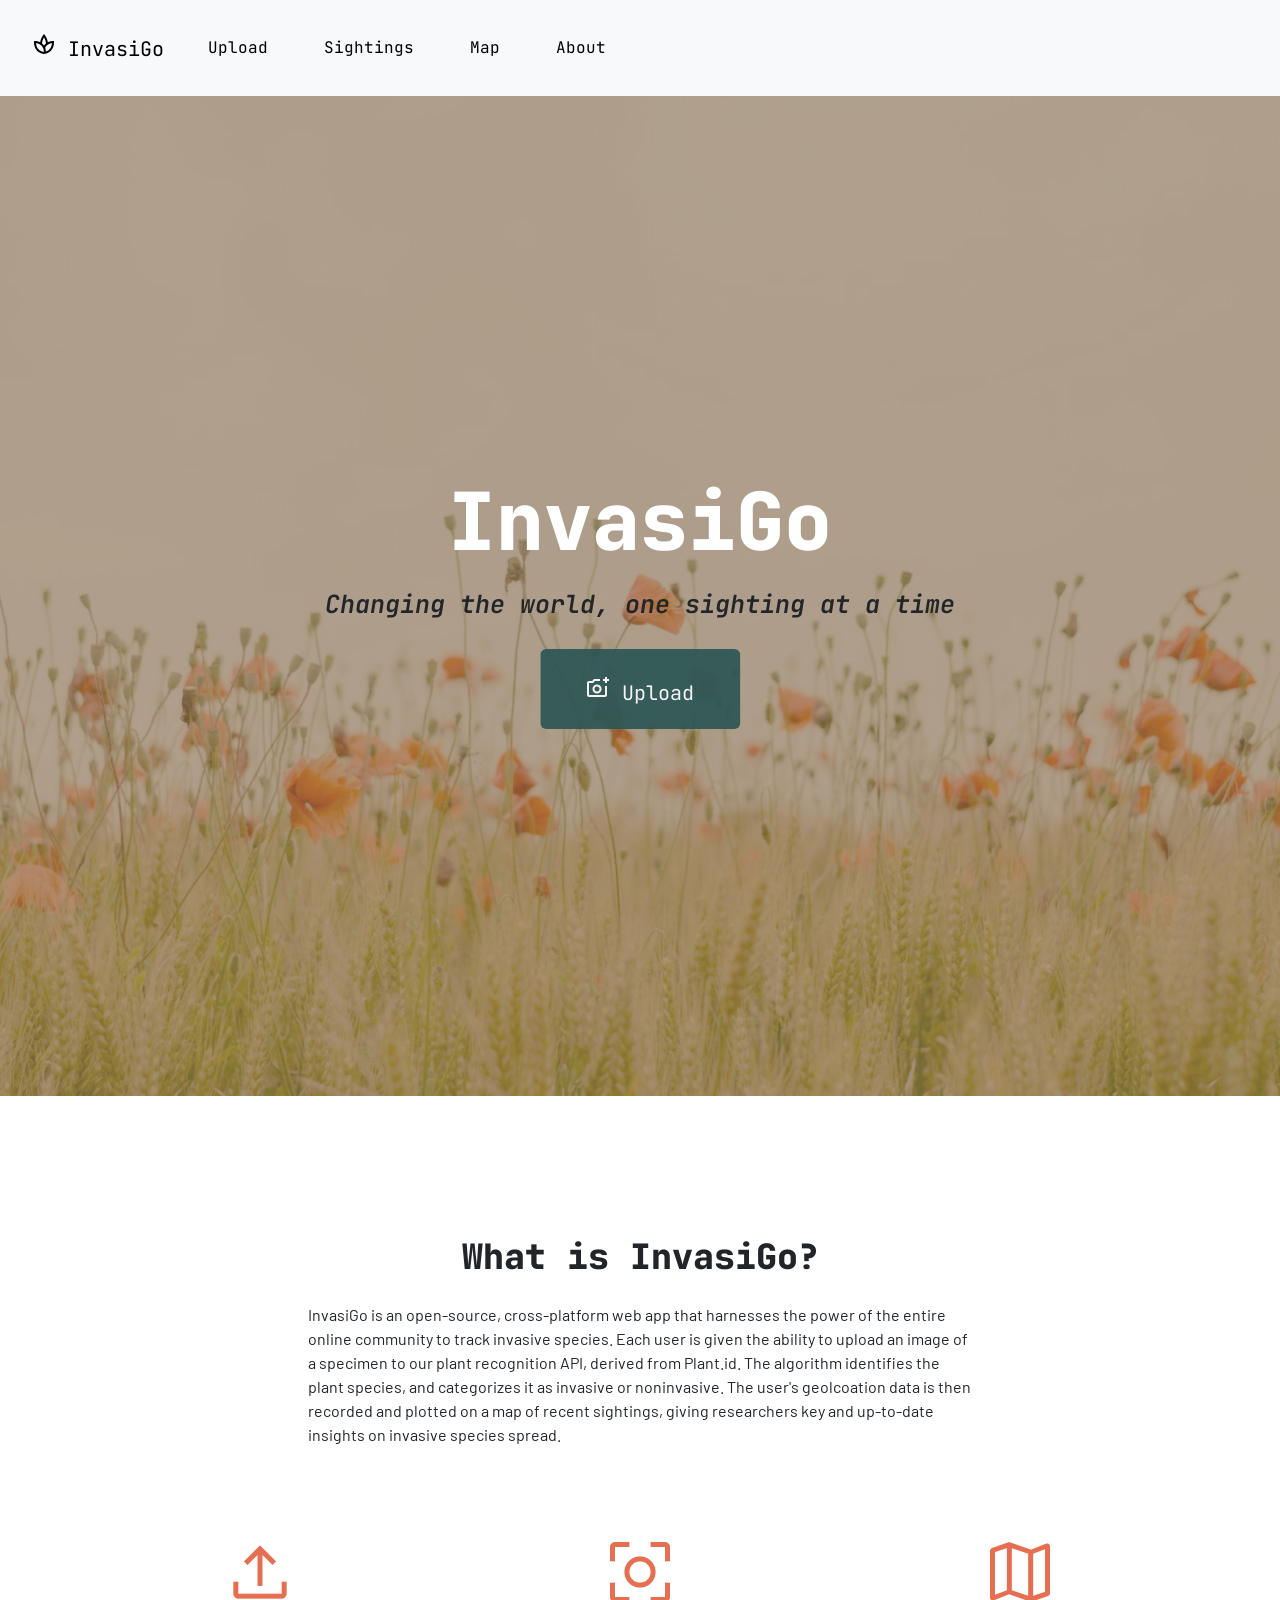
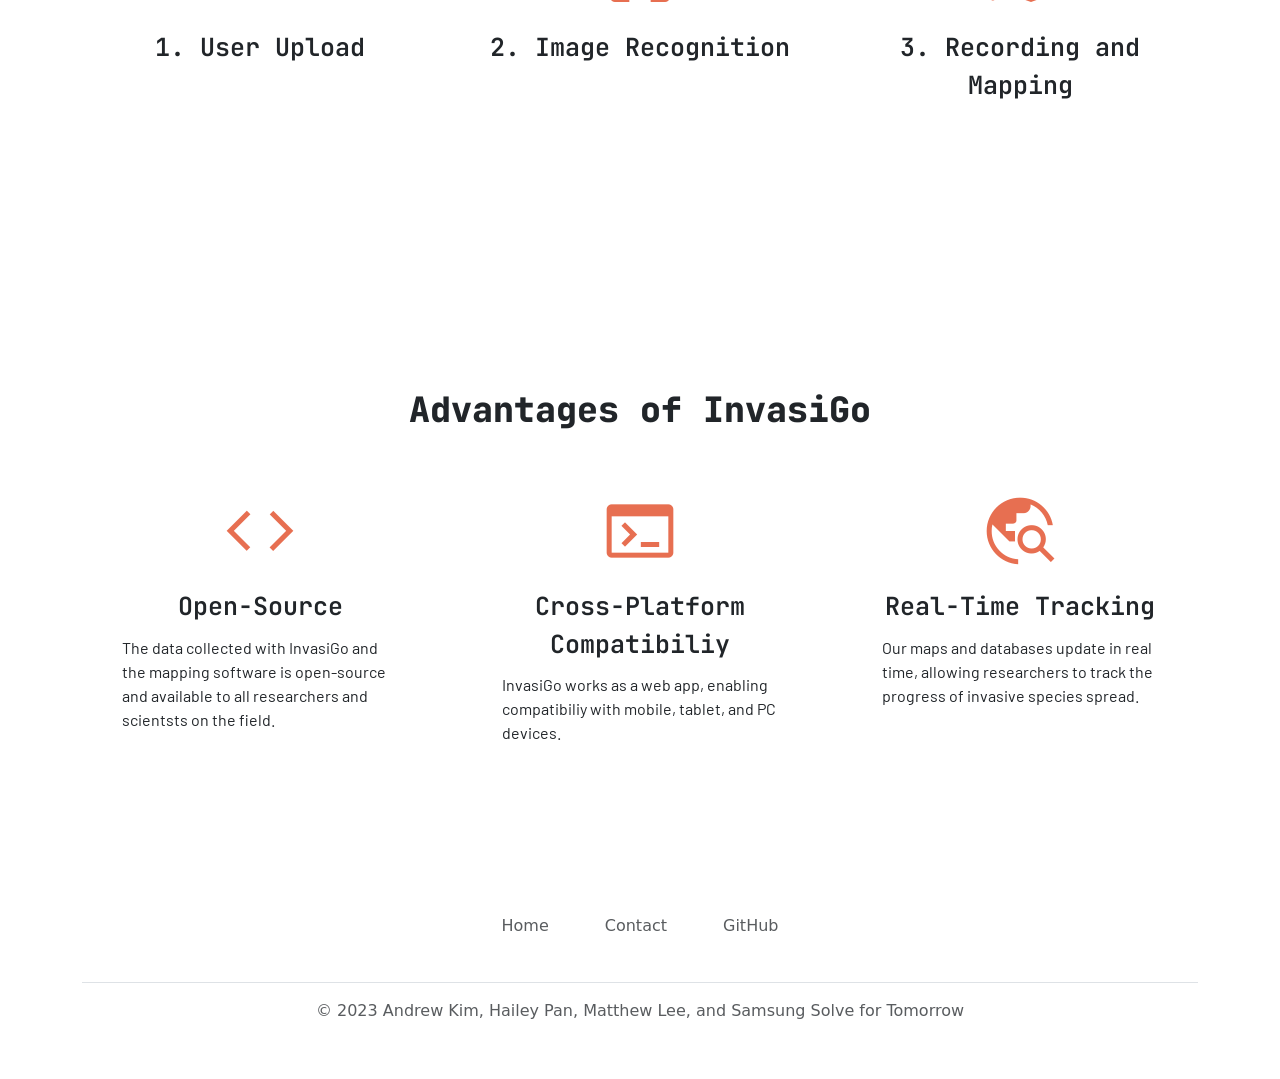
<file: SFT-2023/public/index.html>
<!DOCTYPE html>
<html lang="en">
<head>
    <meta charset="UTF-8">
    <meta http-equiv="X-UA-Compatible" content="IE=edge">
    <meta name="viewport" content="width=device-width, initial-scale=1.0">
    <title>InvasiGo</title>
    <link rel="icon" type="image/x-icon" href="assets/leaf.png">

    <!-- Styling -->
    <link rel="stylesheet" href="css/style.css">
    <link rel="stylesheet" href="css/index.css">
    <link href="https://cdn.jsdelivr.net/npm/bootstrap@5.2.0-beta1/dist/css/bootstrap.min.css" rel="stylesheet" integrity="sha384-0evHe/X+R7YkIZDRvuzKMRqM+OrBnVFBL6DOitfPri4tjfHxaWutUpFmBp4vmVor" crossorigin="anonymous">

    <!-- Fonts -->
    <link rel="preconnect" href="https://fonts.googleapis.com">
    <link rel="preconnect" href="https://fonts.gstatic.com" crossorigin>
    <link href="https://fonts.googleapis.com/css2?family=JetBrains+Mono&display=swap" rel="stylesheet">
    <link href="https://fonts.googleapis.com/css2?family=Barlow&display=swap" rel="stylesheet">

    <!-- Icons -->
    <link rel="stylesheet" href="https://fonts.googleapis.com/css2?family=Material+Symbols+Outlined:opsz,wght,FILL,GRAD@20..48,100..700,0..1,-50..200" />
</head>

<body>
    <!-- Navigation bar -->
    <nav class="navbar navbar-expand-lg bg-light">
        <div class="container-fluid">
            <a class="navbar-brand" href="index.html">
                <span class="material-symbols-outlined" id="icon">spa</span>
                InvasiGo
            </a>
            <button class="navbar-toggler" type="button" data-bs-toggle="collapse" data-bs-target="#navbarSupportedContent" aria-controls="navbarSupportedContent" aria-expanded="false" aria-label="Toggle navigation">
                <span class="navbar-toggler-icon"></span>
            </button>
            <div class="collapse navbar-collapse" id="navbarSupportedContent">
                <ul class="navbar-nav me-auto mb-2 mb-lg-0">
                    <li class="nav-item"><a class="nav-link active" aria-current="page" href="upload.html">Upload</a></li>
                    <li class="nav-item"><a class="nav-link active" aria-current="page" href="sightings.html">Sightings</a></li>
                    <li class="nav-item"><a class="nav-link active" aria-current="page" href="map.html">Map</a></li>
                    <li class="nav-item"><a class="nav-link active" aria-current="page" href="about.html">About</a></li>
            </div>
        </div>
    </nav>

    <!-- Intro section -->
    <div class="container" id="intro-section">
        <div class="row" id="intro-row">
            <div class="col-xs-12 col-sm-6 col-md-8" id="intro-titlebox">
                <h1 class="intro-box" id="page-title">InvasiGo</h1>
                <h5 class="intro-box" id="page-subtitle"><em>Changing the world, one sighting at a time</em></h5>
                <button type="button" class="btn intro-box" id="intro-upload">
                    <a href="upload.html" class="nav-link">
                        <span class="material-symbols-outlined">add_a_photo</span>
                        <span class="">Upload</span>
                    </a>
                </button>
            </div>
        </div>
    </div>

    <!-- Main content -->
    <div class="container section-body" id="what-is">
        <h1 class="section-title">What is InvasiGo?</h1>
        <div class="section-text col-xs-12 col-sm-6 col-md-8">
            InvasiGo is an open-source, cross-platform web app that harnesses the power of the entire online community to track invasive species. Each user is given the ability to upload an image of a specimen to our plant recognition API, derived from Plant.id. The algorithm identifies the plant species, and categorizes it as invasive or noninvasive. The user's geolcoation data is then recorded and plotted on a map of recent sightings, giving researchers key and up-to-date insights on invasive species spread. 
        </div>
    </div>

    <div class="container section-body" id="steps">
        <div class="row" id="intro-row">
            <div class="col-xs-12 col-sm-12 col-md-4">
                <span class="col-12 big-icon material-symbols-outlined">upload</span>
                <div class="section-subtitle">1. User Upload</div>
            </div>
            <div class="col-xs-12 col-sm-12 col-md-4">
                <span class="col-12 big-icon material-symbols-outlined">center_focus_strong</span>
                <div class="section-subtitle">2. Image Recognition</div>
            </div>
            <div class="col-xs-12 col-sm-12 col-md-4">
                <span class="col-12 big-icon material-symbols-outlined">map</span>
                <div class="section-subtitle">3. Recording and Mapping</div>
            </div>
        </div>
    </div>

    <div class="container section-body" id="components">
        <h1 class="section-title">Advantages of InvasiGo</h1>
        <div class="row" id="intro-row">
            <div class="col-xs-12 col-sm-12 col-md-4">
                <span class="col-12 big-icon material-symbols-outlined">code</span>
                <div class="section-subtitle">Open-Source</div>
                <div class="section-text">The data collected with InvasiGo and the mapping software is open-source and available to all researchers and scientsts on the field.</div>
            </div>
            <div class="col-xs-12 col-sm-12 col-md-4">
                <span class="col-12 big-icon material-symbols-outlined">terminal</span>
                <div class="section-subtitle">Cross-Platform Compatibiliy</div>
                <div class="section-text">InvasiGo works as a web app, enabling compatibiliy with mobile, tablet, and PC devices. </div>
            </div>
            <div class="col-xs-12 col-sm-12 col-md-4">
                <span class="col-12 big-icon material-symbols-outlined">travel_explore</span>
                <div class="section-subtitle">Real-Time Tracking</div>
                <div class="section-text">Our maps and databases update in real time, allowing researchers to track the progress of invasive species spread.</div>
            </div>
        </div>
    </div>

    <!-- Footer -->
    <div class="container" id="footer">
        <footer class="py-3 my-4" id="footer-sub">
        <ul class="nav justify-content-center border-bottom pb-3 mb-3">
            <li class="nav-item"><a href="#" class="nav-link px-2 text-muted">Home</a></li>
            <li class="nav-tiem"><a href="#" class="nav-link px-2 text-muted">Contact</a></li>
            <li class="nav-item"><a href="https://github.com/i30101/SFT-2023.git" class="nav-link px-2 text-muted">GitHub</a></li>
        </ul>
        <p class="text-center text-muted" id="copyright">© 2023 Andrew Kim, Hailey Pan, Matthew Lee, and Samsung Solve for Tomorrow</p>
        </footer>
    </div>

    <script src="https://ajax.googleapis.com/ajax/libs/jquery/3.6.0/jquery.min.js"></script>
    <script src="https://cdn.jsdelivr.net/npm/bootstrap@5.2.0-beta1/dist/js/bootstrap.bundle.min.js" integrity="sha384-pprn3073KE6tl6bjs2QrFaJGz5/SUsLqktiwsUTF55Jfv3qYSDhgCecCxMW52nD2" crossorigin="anonymous"></script>
</body>
</html>
</file>
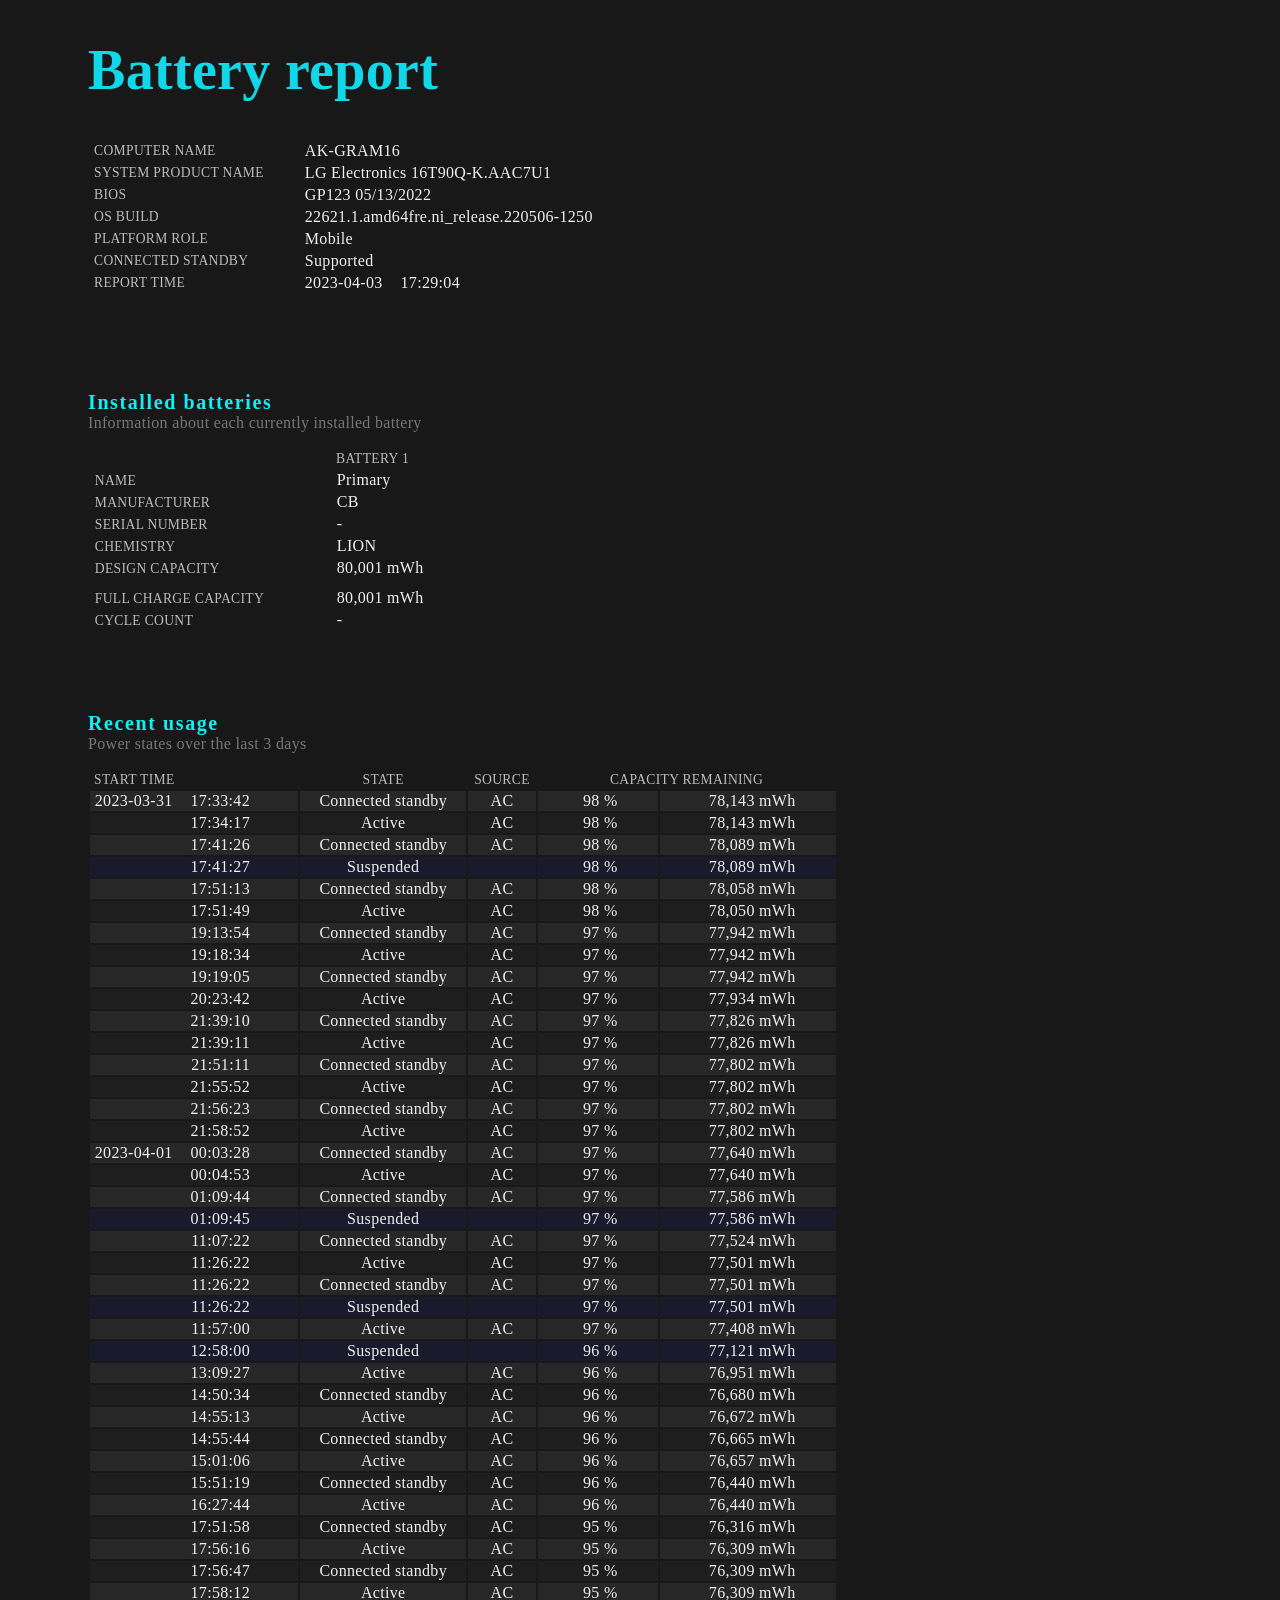
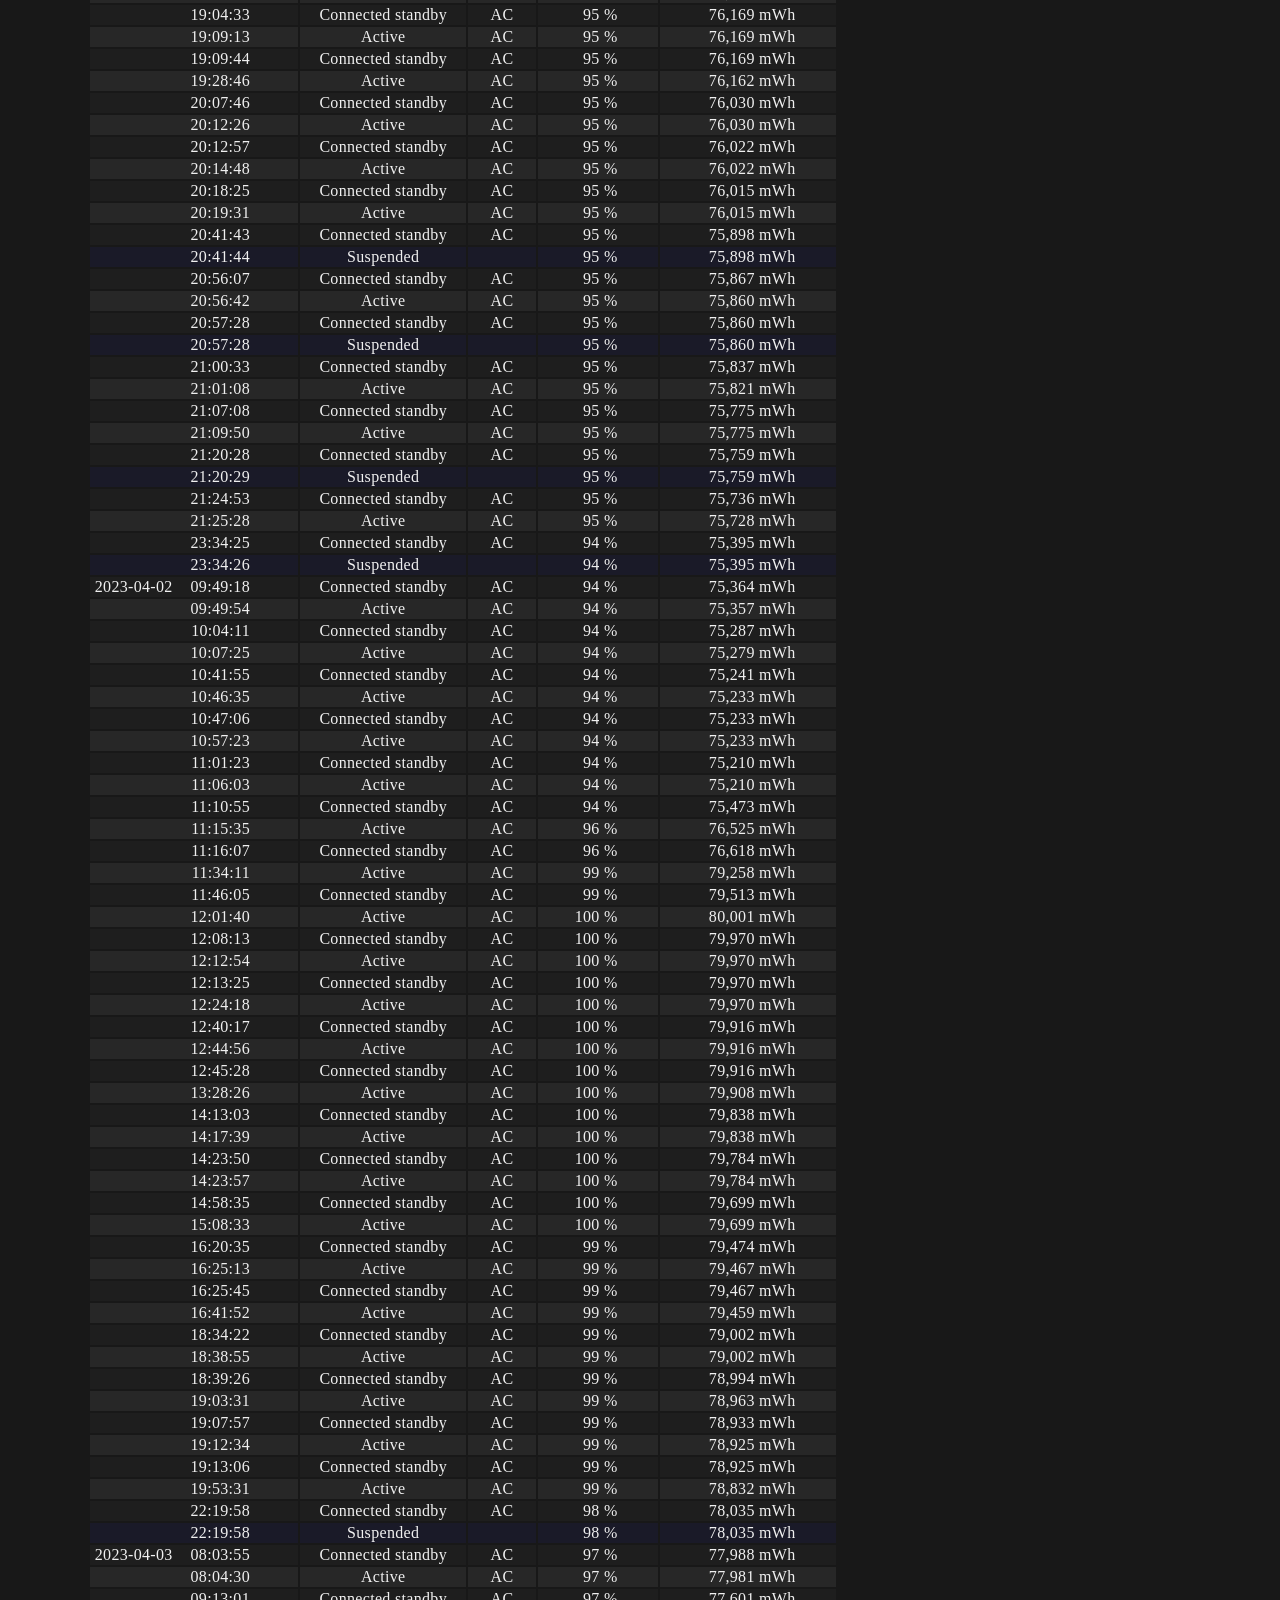
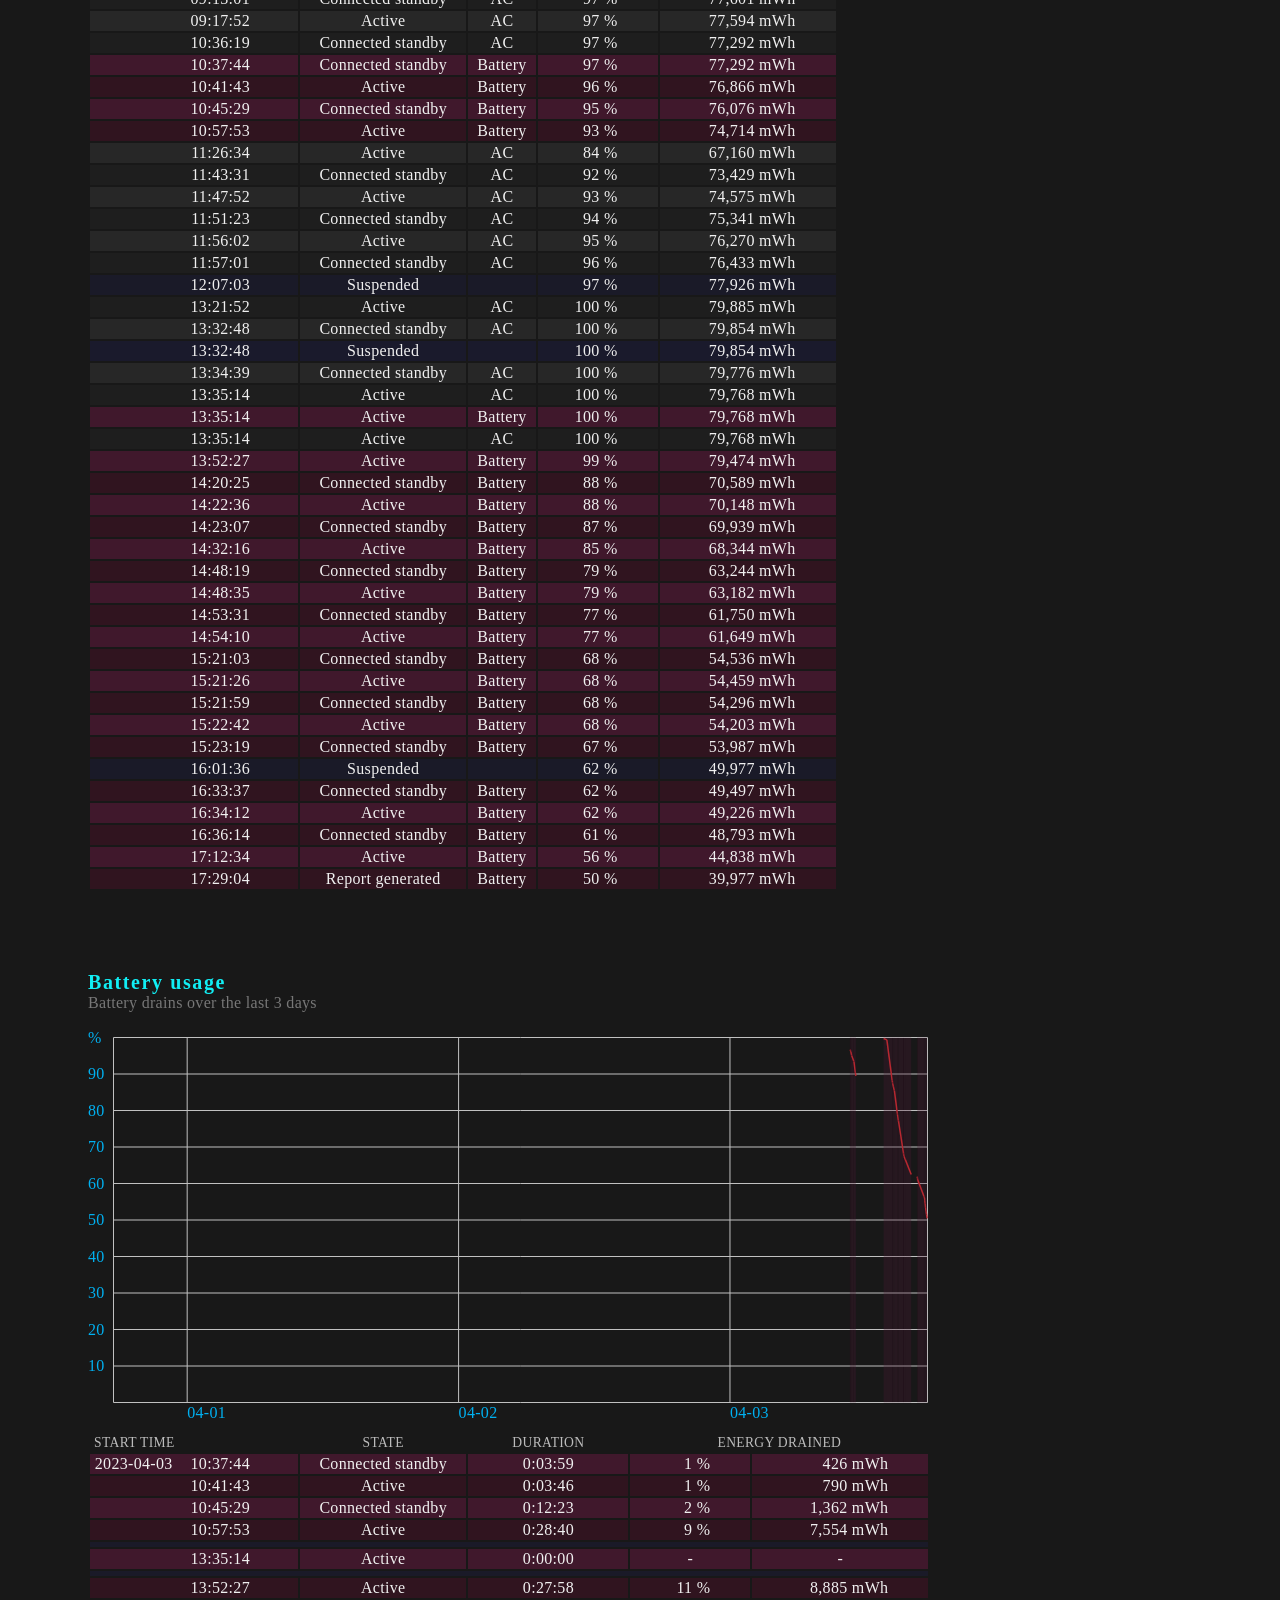
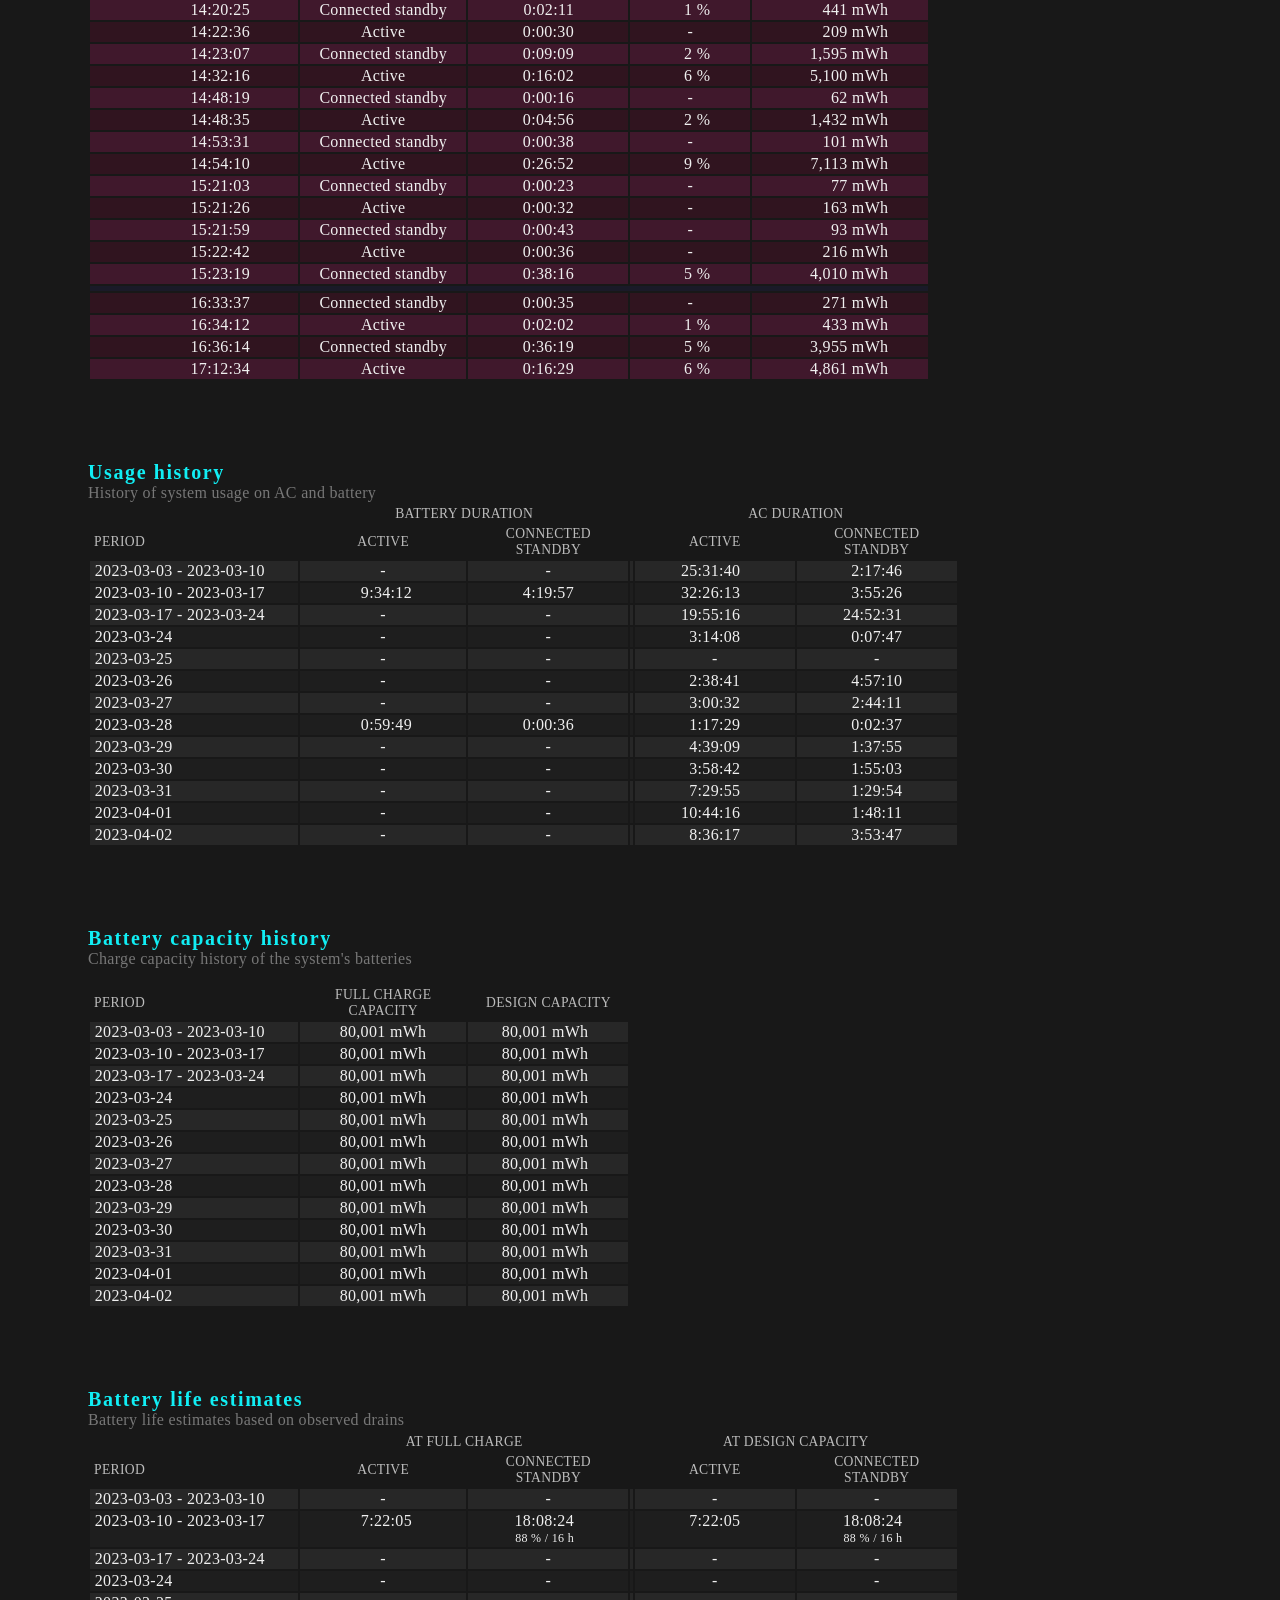
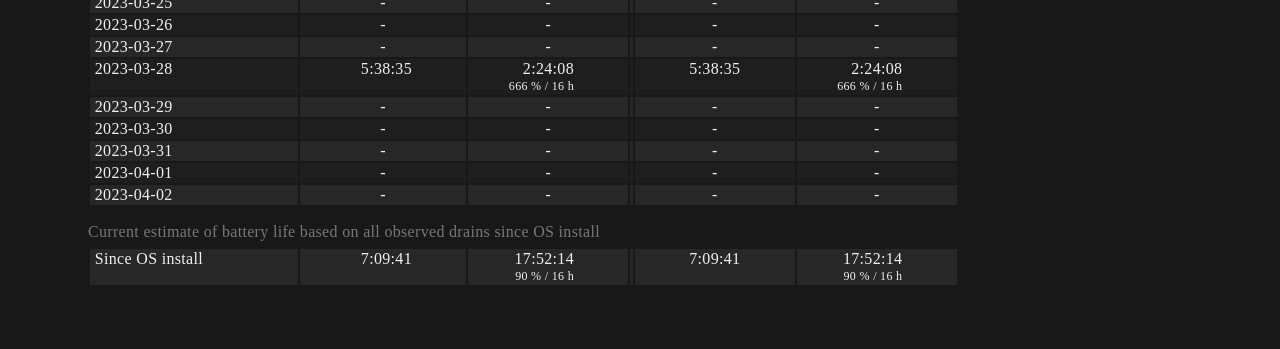
<file: SFT-2023/battery-report.html>
﻿<!DOCTYPE html>
<!-- saved from url=(0016)http://localhost -->
<html xmlns="http://www.w3.org/1999/xhtml" xmlns:ms="urn:schemas-microsoft-com:xslt" xmlns:bat="http://schemas.microsoft.com/battery/2012" xmlns:js="http://microsoft.com/kernel"><head><meta http-equiv="X-UA-Compatible" content="IE=edge"/><meta name="ReportUtcOffset" content="-4:00"/><title>Battery report</title><style type="text/css">
      body {
          font-family: Segoe UI Light;
          letter-spacing: 0.02em;
          background-color: #181818;
          color: #F0F0F0;
          margin-left: 5.5em;
      }

      h1 {
          color: #11D8E8;
          font-size: 42pt;
      }

      h2 {
          font-size: 15pt;
          color: #11EEF4;
          margin-top: 4em;
          margin-bottom: 0em;
          letter-spacing: 0.08em;
      }

      td {
          padding-left: 0.3em;
          padding-right: 0.3em;
      }

      .nobatts {
          font-family: Segoe UI Semibold;
          background: #272727;
          color: #ACAC60;
          font-size: 13pt;
          padding-left:0.4em;
          padding-right:0.4em;
          padding-top:0.3em;
          padding-bottom:0.3em;
      }

      .explanation {
          color: #777777;
          font-size: 12pt;
          margin-bottom: 1em;
      }

      .explanation2 {
          color: #777777;
          font-size: 12pt;
          margin-bottom: 0.1em;
      }

      table {
          border-width: 0;
          table-layout: fixed;
          font-family: Segoe UI Light;
          letter-spacing: 0.02em;
          background-color: #181818;
          color: #f0f0f0;
      }

      .even { background: #272727; }
      .odd { background: #1E1E1E; }
      .even.suspend { background: #1A1A28; }
      .odd.suspend { background: #1A1A2C; }

      thead {
          font-family: Segoe UI Semibold;
          font-size: 85%;
          color: #BCBCBC;
      }

      text {
          font-size: 12pt;
          font-family: Segoe UI Light;
          fill: #11EEF4;
      }

      .centered { text-align: center; }

      .label {
          font-family: Segoe UI Semibold;
          font-size: 85%;
          color: #BCBCBC;
      }

      .dc.even { background: #40182C; }
      .dc.odd { background: #30141F; }

      td.colBreak {
          padding: 0;
          width: 0.15em;
      }

      td.state { text-align: center; }

      td.hms {
          font-family: Segoe UI Symbol;
          text-align: right;
          padding-right: 3.4em;
      }

      td.dateTime { font-family: Segoe UI Symbol; }
      td.nullValue { text-align: center; }

      td.percent {
          font-family: Segoe UI Symbol;
          text-align: right;
          padding-right: 2.5em;
      }

      col:first-child { width: 13em; }
      col.col2 { width: 10.4em; }
      col.percent { width: 7.5em; }

      td.mw {
          text-align: right;
          padding-right: 2.5em;
      }

      td.acdc { text-align: center; }

      span.date {
          display: inline-block;
          width: 5.5em;
      }

      span.time {
          text-align: right;
          width: 4.2em;
          display: inline-block;
      }

      text { font-family: Segoe UI Symbol; }

      .noncontigbreak {
          height: 0.3em;
          background-color: #1A1A28;
      }
    </style><script type="text/javascript">
    // Formats a number using the current locale (to handle the 1000's separator).
    // The result is rounded so no decimal point is shown.
    function numberToLocaleString(value) {
        var localeString = Math.round(parseFloat(value + '')).toLocaleString();
        return localeString.substring(0, localeString.indexOf('.'));
    }

    function padLeft(number, length) {
        var str = '' + number;
        while (str.length < length) {
            str = '0' + str;
        }

        return str;
    }

    // Returns the number of milliseconds between 2 date-times represented as strings.
    function msBetween(startTime, endTime) {
        return startTime > endTime
               ? msBetween(endTime, startTime)
               : parseDateTime(endTime) - parseDateTime(startTime);
    }

    var dateFormat = /(\d{4})-(\d{2})-(\d{2})[T](\d{2}):(\d{2}):(\d{2})/

    // Parses a date-time string and returns a Date (i.e. number of milliseconds)
    function parseDateTime(value) {
        if (!value) {
            return 0;
        }

        var match = dateFormat.exec(value)
        if (!match) {
            return 0;
        }

        return Date.parse(match[1] + '/' + match[2] + '/' +
                          match[3] + ' ' + match[4] + ':' +
                          match[5] + ':' + match[6])
    }

    // Parses just the date portion of a date-time string and returns a Date
    // (i.e. number of milliseconds)
    function parseDate(value) {
        if (!value) {
            return 0;
        }

        var match = dateFormat.exec(value)
        if (!match) {
            return 0;
        }

        return Date.parse(match[1] + '/' + match[2] + '/' + match[3])
    }

    var durationFormat = /P((\d+)D)?T((\d+)H)?((\d+)M)?(\d+)S/

    // Convert a string of the form P10DT1H15M40S to a count of milliseconds
    function parseDurationToMs(value) {
        var match = durationFormat.exec(value)
        if (!match) {
            return 0
        }

        var days = parseInt(match[2] || '0');
        var hrs = parseInt(match[4] || '0');
        var mins = parseInt(match[6] || '0');
        var secs = parseInt(match[7] || '0');
        return ((((((days * 24) + hrs) * 60) + mins) * 60) +  secs) * 1000;
    }

    // Converts milliseconds to days
    function msToDays(ms) {
        return (ms / 1000 / 60 / 60 / 24);
    }

    function daysToMs(days) {
        return (days * 24 * 60 * 60 * 1000);
    }

    // Formats a number of milliseconds as h:mm:ss
    function formatDurationMs(value) {
        var ms = parseInt(value);
        var secs = ms / 1000;
        var mins = secs / 60;
        var hrs = Math.floor(mins / 60);
        mins = Math.floor(mins % 60);
        secs = Math.floor(secs % 60);
        return hrs + ':' + padLeft(mins,2) + ':' + padLeft(secs,2);
    }

    // Converts a millisecond timestamp to a day and month string
    // Note: dayOffset is forward from date.
    function dateToDayAndMonth(ms, dayOffset) {
        var adjustedDate = new Date(ms + (dayOffset * 24 * 60 * 60 * 1000));
        return padLeft(adjustedDate.getMonth() + 1, 2) + "-" +
               padLeft(adjustedDate.getDate(), 2);
    }

    // Takes a millisecond timestamp and returns a new millisecond timestamp
    // rounded down to the current day.
    function dateFloor(ms) {
        var dt = new Date(ms);
        return Date.parse(dt.getFullYear() + '/' + (dt.getMonth() + 1) + '/' + dt.getDate());
    }
    
    Timegraph = {
        axisTop: 9.5,
        axisRight: 24.5,
        axisBottom: 25.5,
        axisLeft: 25.5,
        ticks: 10,

        // Maximum number of 24 hour ticks for showing 12 and 6 hour ticks

        ticks12Hour: 8,
        ticks6Hour: 4,

        // Shading

        lineColor: "#B82830",
        shadingColor: "#4d1d35",

        precompute: function (graph) {
            var canvas = graph.canvas;
            var data = graph.data;
            var min = 0;
            var max = 0;

            graph.height = canvas.height - Timegraph.axisTop - Timegraph.axisBottom;
            graph.width = canvas.width - Timegraph.axisLeft - Timegraph.axisRight;
            for (var i = 0; i < data.length; i++) {
                data[i].t0 = parseDateTime(data[i].x0);
                data[i].t1 = parseDateTime(data[i].x1);

                if (i == 0) {
                    min = data[i].t0;
                    max = data[i].t1;
                }

                if (data[i].t0 < min) {
                    min = data[i].t0;
                }

                if (data[i].t1 > max) {
                    max = data[i].t1;
                }

                data[i].yy0 =
                    Timegraph.axisTop + graph.height - data[i].y0 * graph.height;

                data[i].yy1 =
                    Timegraph.axisTop + graph.height - data[i].y1 * graph.height;
            }

            if (graph.startTime != null) {
                graph.startMs = parseDateTime(graph.startTime);

            } else {
                graph.startMs = min;
            }

            graph.endMs = max;
            graph.durationMs = max - min;
        },

        drawFrame: function (graph) {
            var canvas = graph.canvas;
            var context = graph.context;

            graph.width =
                canvas.width - Timegraph.axisRight - Timegraph.axisLeft;

            graph.height =
                canvas.height - Timegraph.axisTop - Timegraph.axisBottom;

            context.beginPath();
            context.moveTo(Timegraph.axisLeft, Timegraph.axisTop);
            context.lineTo(Timegraph.axisLeft + graph.width,
                           Timegraph.axisTop);

            context.lineTo(Timegraph.axisLeft + graph.width,
                           Timegraph.axisTop + graph.height);

            context.lineTo(Timegraph.axisLeft,
                           Timegraph.axisTop + graph.height);

            context.lineTo(Timegraph.axisLeft, Timegraph.axisTop);
            context.strokeStyle = "#c0c0c0";
            context.stroke();
        },

        drawRange: function (graph) {
            var canvas = graph.canvas;
            var context = graph.context;

            context.font = "12pt Segoe UI";
            context.fillStyle = "#00b0f0";
            context.fillText("%", 0, Timegraph.axisTop + 5, Timegraph.axisLeft);

            var tickSpacing = graph.height / 10;
            var offset = Timegraph.axisTop + tickSpacing;
            var tickValue = 90;
            for (var i = 0; i < 9; i++) {
                context.beginPath();
                context.moveTo(Timegraph.axisLeft, offset);
                context.lineTo(Timegraph.axisLeft + graph.width,
                               offset);

                context.stroke();
                context.fillText(tickValue.toString(),
                                 0,
                                 offset + 5,
                                 Timegraph.axisLeft);

                offset += tickSpacing;
                tickValue -= 10;
            }
        },

        drawDomain: function (graph, start, end) {
            var canvas = graph.canvas;
            var context = graph.context;
            var data = graph.data;
            var duration = end - start;
            if ((end < start)) {
                return;
            }

            var startDay = dateFloor(start);
            var t0 = startDay;
            var t1 = dateFloor(end);
            var dayOffset = 0;
            if (start > t0) {
                t0 = t0 + daysToMs(1);
                dayOffset++;
            }

            if (t0 >= t1) {
                return;
            }

            var increment =
                Math.max(Math.floor((t1 - t0) / daysToMs(Timegraph.ticks)), 1);

            var incrementMs = daysToMs(increment);
            var spacing = (incrementMs / duration) * graph.width;
            var offset = (t0 - start) / duration;
            var ticksCount = Math.floor((t1 - t0) / incrementMs);
            for (offset = offset * graph.width + Timegraph.axisLeft;
                 offset < (graph.width + Timegraph.axisLeft);
                 offset += spacing) {

                context.beginPath();
                context.moveTo(offset, Timegraph.axisTop);
                context.lineTo(offset, Timegraph.axisTop + graph.height);
                context.stroke();
                context.fillText(dateToDayAndMonth(startDay, dayOffset),
                                 offset,
                                 Timegraph.axisTop + graph.height + 15,
                                 spacing);

                dayOffset += increment;
            }
        },

        plot: function (graph, start, end) {
            var canvas = graph.canvas;
            var context = graph.context
            var data = graph.data;

            if ((end < start)) {
                return;
            }

            var duration = end - start;
            Timegraph.drawDomain(graph, start, end);
            context.fillStyle = Timegraph.shadingColor;
            for (var i = 0; i < data.length - 1; i++) {
                if ((data[i].t0 < start) || (data[i].t0 > end) ||
                    (data[i].t1 > end)) {

                    continue;
                }

                var x1 = (data[i].t0 - start) / duration;
                x1 = x1 * graph.width + Timegraph.axisLeft;

                var x2 = (data[i].t1 - start) / duration;
                x2 = x2 * graph.width + Timegraph.axisLeft;

                context.globalAlpha = 0.3;
                context.fillRect(x1, Timegraph.axisTop, (x2 - x1), graph.height);
                context.globalAlpha = 1;
                context.beginPath();
                context.strokeStyle = Timegraph.lineColor;
                context.lineWidth = 1.5;
                context.moveTo(x1, data[i].yy0);
                context.lineTo(x2, data[i].yy1);
                context.stroke();
            }
        },

        draw: function (graph) {
            var canvas = document.getElementById(graph.element);
            if (canvas == null) {
                return;
            }

            var context = canvas.getContext('2d');
            if (context == null) {
                return;
            }

            graph.width = 0;
            graph.height = 0;
            graph.context = context;
            graph.canvas = canvas;

            Timegraph.precompute(graph);
            Timegraph.drawFrame(graph);
            Timegraph.drawRange(graph);
            Timegraph.plot(graph, graph.startMs, graph.endMs);
        }
    };
    
    drainGraphData = [
    { x0: "2023-04-03T10:36:19", x1: "2023-04-03T10:37:44", y0: 0.966137923275959, y1: 0.966137923275959 }, 
{ x0: "2023-04-03T10:37:44", x1: "2023-04-03T10:38:39", y0: 0.966137923275959, y1: 0.9649754378070274 }, 
{ x0: "2023-04-03T10:38:39", x1: "2023-04-03T10:39:01", y0: 0.9649754378070274, y1: 0.9645879426507169 }, 
{ x0: "2023-04-03T10:39:01", x1: "2023-04-03T10:41:40", y0: 0.9645879426507169, y1: 0.9608129898376271 }, 
{ x0: "2023-04-03T10:41:40", x1: "2023-04-03T10:41:43", y0: 0.9608129898376271, y1: 0.9608129898376271 }, 
{ x0: "2023-04-03T10:41:43", x1: "2023-04-03T10:45:29", y0: 0.9608129898376271, y1: 0.9509381132735841 }, 
{ x0: "2023-04-03T10:45:29", x1: "2023-04-03T10:45:29", y0: 0.9509381132735841, y1: 0.9509381132735841 }, 
{ x0: "2023-04-03T10:45:29", x1: "2023-04-03T10:57:15", y0: 0.9509381132735841, y1: 0.9347883151460606 }, 
{ x0: "2023-04-03T10:57:15", x1: "2023-04-03T10:57:51", y0: 0.9347883151460606, y1: 0.9339133260834239 }, 
{ x0: "2023-04-03T10:57:51", x1: "2023-04-03T10:57:53", y0: 0.9339133260834239, y1: 0.9339133260834239 }, 
{ x0: "2023-04-03T10:57:53", x1: "2023-04-03T11:04:59", y0: 0.9339133260834239, y1: 0.904601192485094 }, 
{ x0: "2023-04-03T11:04:59", x1: "2023-04-03T11:08:01", y0: 0.904601192485094, y1: 0.894738815764803 }, 
{ x0: "2023-04-03T13:35:14", x1: "2023-04-03T13:35:14", y0: 0.997087536405795, y1: 0.997087536405795 }, 
{ x0: "2023-04-03T13:35:14", x1: "2023-04-03T13:52:27", y0: 0.997087536405795, y1: 0.9934125823427207 }, 
{ x0: "2023-04-03T13:52:27", x1: "2023-04-03T14:20:25", y0: 0.9934125823427207, y1: 0.8823514706066174 }, 
{ x0: "2023-04-03T14:20:25", x1: "2023-04-03T14:22:36", y0: 0.8823514706066174, y1: 0.8768390395120061 }, 
{ x0: "2023-04-03T14:22:36", x1: "2023-04-03T14:23:07", y0: 0.8768390395120061, y1: 0.8742265721678479 }, 
{ x0: "2023-04-03T14:23:07", x1: "2023-04-03T14:27:32", y0: 0.8742265721678479, y1: 0.8644516943538206 }, 
{ x0: "2023-04-03T14:27:32", x1: "2023-04-03T14:32:13", y0: 0.8644516943538206, y1: 0.8543893201334983 }, 
{ x0: "2023-04-03T14:32:13", x1: "2023-04-03T14:32:16", y0: 0.8543893201334983, y1: 0.8542893213834827 }, 
{ x0: "2023-04-03T14:32:16", x1: "2023-04-03T14:48:19", y0: 0.8542893213834827, y1: 0.7905401182485219 }, 
{ x0: "2023-04-03T14:48:19", x1: "2023-04-03T14:48:35", y0: 0.7905401182485219, y1: 0.7897651279359008 }, 
{ x0: "2023-04-03T14:48:35", x1: "2023-04-03T14:53:31", y0: 0.7897651279359008, y1: 0.771865351683104 }, 
{ x0: "2023-04-03T14:53:31", x1: "2023-04-03T14:54:10", y0: 0.771865351683104, y1: 0.7706028674641567 }, 
{ x0: "2023-04-03T14:54:10", x1: "2023-04-03T15:21:03", y0: 0.7706028674641567, y1: 0.6816914788565143 }, 
{ x0: "2023-04-03T15:21:03", x1: "2023-04-03T15:21:26", y0: 0.6816914788565143, y1: 0.6807289908876138 }, 
{ x0: "2023-04-03T15:21:26", x1: "2023-04-03T15:21:59", y0: 0.6807289908876138, y1: 0.6786915163560455 }, 
{ x0: "2023-04-03T15:21:59", x1: "2023-04-03T15:22:42", y0: 0.6786915163560455, y1: 0.6775290308871139 }, 
{ x0: "2023-04-03T15:22:42", x1: "2023-04-03T15:23:19", y0: 0.6775290308871139, y1: 0.674829064636692 }, 
{ x0: "2023-04-03T15:23:19", x1: "2023-04-03T15:30:56", y0: 0.674829064636692, y1: 0.6646666916663542 }, 
{ x0: "2023-04-03T15:30:56", x1: "2023-04-03T16:01:34", y0: 0.6646666916663542, y1: 0.6247046911913601 }, 
{ x0: "2023-04-03T16:01:34", x1: "2023-04-03T16:01:36", y0: 0.6247046911913601, y1: 0.6247046911913601 }, 
{ x0: "2023-04-03T16:33:37", x1: "2023-04-03T16:34:12", y0: 0.6187047661904226, y1: 0.6153173085336433 }, 
{ x0: "2023-04-03T16:34:12", x1: "2023-04-03T16:35:00", y0: 0.6153173085336433, y1: 0.6139673254084323 }, 
{ x0: "2023-04-03T16:35:00", x1: "2023-04-03T16:36:14", y0: 0.6139673254084323, y1: 0.6099048761890476 }, 
{ x0: "2023-04-03T16:36:14", x1: "2023-04-03T16:36:14", y0: 0.6099048761890476, y1: 0.6099048761890476 }, 
{ x0: "2023-04-03T16:36:14", x1: "2023-04-03T17:09:23", y0: 0.6099048761890476, y1: 0.5646304421194735 }, 
{ x0: "2023-04-03T17:09:23", x1: "2023-04-03T17:12:30", y0: 0.5646304421194735, y1: 0.5604679941500731 }, 
{ x0: "2023-04-03T17:12:30", x1: "2023-04-03T17:12:34", y0: 0.5604679941500731, y1: 0.5604679941500731 }, 
{ x0: "2023-04-03T17:12:34", x1: "2023-04-03T17:13:23", y0: 0.5604679941500731, y1: 0.5544680691491356 }, 
{ x0: "2023-04-03T17:13:23", x1: "2023-04-03T17:15:44", y0: 0.5544680691491356, y1: 0.5441181985225184 }, 
{ x0: "2023-04-03T17:15:44", x1: "2023-04-03T17:17:53", y0: 0.5441181985225184, y1: 0.5331808352395595 }, 
{ x0: "2023-04-03T17:17:53", x1: "2023-04-03T17:20:02", y0: 0.5331808352395595, y1: 0.5245684428944638 }, 
{ x0: "2023-04-03T17:20:02", x1: "2023-04-03T17:23:02", y0: 0.5245684428944638, y1: 0.5147060661741728 }, 
{ x0: "2023-04-03T17:23:02", x1: "2023-04-03T17:26:02", y0: 0.5147060661741728, y1: 0.5047436907038661 }, 
{ x0: "2023-04-03T17:26:02", x1: "2023-04-03T17:28:00", y0: 0.5047436907038661, y1: 0.4997062536718291 }, 

    ];
    
    function main() {
        Timegraph.draw({
            element: "drain-graph",
            data: drainGraphData,
            startTime: "2023-03-31T17:29:04",
            endTime: "2023-04-03T17:29:04",
        });
    }

    if (window.addEventListener != null) {
        window.addEventListener("load", main, false);

    } else if (window.attachEvent != null) {
        window.attachEvent("onload", main);
    }
    </script></head><body><h1>
      Battery report
    </h1><table style="margin-bottom: 6em;"><col/><tr><td class="label">
          COMPUTER NAME
        </td><td>AK-GRAM16</td></tr><tr><td class="label">
          SYSTEM PRODUCT NAME
        </td><td>LG Electronics 16T90Q-K.AAC7U1</td></tr><tr><td class="label">
          BIOS
        </td><td>GP123 05/13/2022</td></tr><tr><td class="label">
          OS BUILD
        </td><td>22621.1.amd64fre.ni_release.220506-1250</td></tr><tr><td class="label">
          PLATFORM ROLE
        </td><td>Mobile</td></tr><tr><td class="label">
          CONNECTED STANDBY
        </td><td>Supported</td></tr><tr><td class="label">
          REPORT TIME
        </td><td class="dateTime"><span class="date">2023-04-03 </span><span class="time">17:29:04</span></td></tr></table><h2>
      Installed batteries
    </h2><div class="explanation">
      Information about each currently installed battery
    </div><table><colgroup><col style="width: 15em;"/><col style="width: 14em;"/></colgroup><thead><tr><td> </td><td>
                  BATTERY
                  1</td></tr></thead><tr><td><span class="label">NAME</span></td><td>Primary</td></tr><tr><td><span class="label">MANUFACTURER</span></td><td>CB</td></tr><tr><td><span class="label">SERIAL NUMBER</span></td><td>
        -
      </td></tr><tr><td><span class="label">CHEMISTRY</span></td><td>LION</td></tr><tr><td><span class="label">DESIGN CAPACITY</span></td><td>80,001 mWh
      </td></tr><tr style="height:0.4em;"></tr><tr><td><span class="label">FULL CHARGE CAPACITY</span></td><td>80,001 mWh
      </td></tr><tr><td><span class="label">CYCLE COUNT</span></td><td>
        -
      </td></tr></table><h2>Recent usage</h2><div class="explanation">
      Power states over the last 3 days
    </div><table><colgroup><col/><col class="col2"/><col style="width: 4.2em;"/><col class="percent"/><col style="width: 11em;"/></colgroup><thead><tr><td>
            START TIME
          </td><td class="centered">
            STATE
          </td><td class="centered">
            SOURCE
          </td><td colspan="2" class="centered">
            CAPACITY REMAINING
          </td></tr></thead><tr class="even  1"><td class="dateTime"><span class="date">2023-03-31 </span><span class="time">17:33:42</span></td><td class="state">
            Connected standby
          </td><td class="acdc">
        AC
      </td><td class="percent">98 %
        </td><td class="mw">78,143 mWh
        </td></tr><tr class="odd  2"><td class="dateTime"><span class="date"> </span><span class="time">17:34:17</span></td><td class="state">
        Active
      </td><td class="acdc">
        AC
      </td><td class="percent">98 %
        </td><td class="mw">78,143 mWh
        </td></tr><tr class="even  3"><td class="dateTime"><span class="date"> </span><span class="time">17:41:26</span></td><td class="state">
            Connected standby
          </td><td class="acdc">
        AC
      </td><td class="percent">98 %
        </td><td class="mw">78,089 mWh
        </td></tr><tr class="odd suspend 4"><td class="dateTime"><span class="date"> </span><span class="time">17:41:27</span></td><td class="state">
        Suspended
      </td><td class="acdc"></td><td class="percent">98 %
        </td><td class="mw">78,089 mWh
        </td></tr><tr class="even  5"><td class="dateTime"><span class="date"> </span><span class="time">17:51:13</span></td><td class="state">
            Connected standby
          </td><td class="acdc">
        AC
      </td><td class="percent">98 %
        </td><td class="mw">78,058 mWh
        </td></tr><tr class="odd  6"><td class="dateTime"><span class="date"> </span><span class="time">17:51:49</span></td><td class="state">
        Active
      </td><td class="acdc">
        AC
      </td><td class="percent">98 %
        </td><td class="mw">78,050 mWh
        </td></tr><tr class="even  7"><td class="dateTime"><span class="date"> </span><span class="time">19:13:54</span></td><td class="state">
            Connected standby
          </td><td class="acdc">
        AC
      </td><td class="percent">97 %
        </td><td class="mw">77,942 mWh
        </td></tr><tr class="odd  8"><td class="dateTime"><span class="date"> </span><span class="time">19:18:34</span></td><td class="state">
        Active
      </td><td class="acdc">
        AC
      </td><td class="percent">97 %
        </td><td class="mw">77,942 mWh
        </td></tr><tr class="even  9"><td class="dateTime"><span class="date"> </span><span class="time">19:19:05</span></td><td class="state">
            Connected standby
          </td><td class="acdc">
        AC
      </td><td class="percent">97 %
        </td><td class="mw">77,942 mWh
        </td></tr><tr class="odd  10"><td class="dateTime"><span class="date"> </span><span class="time">20:23:42</span></td><td class="state">
        Active
      </td><td class="acdc">
        AC
      </td><td class="percent">97 %
        </td><td class="mw">77,934 mWh
        </td></tr><tr class="even  11"><td class="dateTime"><span class="date"> </span><span class="time">21:39:10</span></td><td class="state">
            Connected standby
          </td><td class="acdc">
        AC
      </td><td class="percent">97 %
        </td><td class="mw">77,826 mWh
        </td></tr><tr class="odd  12"><td class="dateTime"><span class="date"> </span><span class="time">21:39:11</span></td><td class="state">
        Active
      </td><td class="acdc">
        AC
      </td><td class="percent">97 %
        </td><td class="mw">77,826 mWh
        </td></tr><tr class="even  13"><td class="dateTime"><span class="date"> </span><span class="time">21:51:11</span></td><td class="state">
            Connected standby
          </td><td class="acdc">
        AC
      </td><td class="percent">97 %
        </td><td class="mw">77,802 mWh
        </td></tr><tr class="odd  14"><td class="dateTime"><span class="date"> </span><span class="time">21:55:52</span></td><td class="state">
        Active
      </td><td class="acdc">
        AC
      </td><td class="percent">97 %
        </td><td class="mw">77,802 mWh
        </td></tr><tr class="even  15"><td class="dateTime"><span class="date"> </span><span class="time">21:56:23</span></td><td class="state">
            Connected standby
          </td><td class="acdc">
        AC
      </td><td class="percent">97 %
        </td><td class="mw">77,802 mWh
        </td></tr><tr class="odd  16"><td class="dateTime"><span class="date"> </span><span class="time">21:58:52</span></td><td class="state">
        Active
      </td><td class="acdc">
        AC
      </td><td class="percent">97 %
        </td><td class="mw">77,802 mWh
        </td></tr><tr class="even  17"><td class="dateTime"><span class="date">2023-04-01 </span><span class="time">00:03:28</span></td><td class="state">
            Connected standby
          </td><td class="acdc">
        AC
      </td><td class="percent">97 %
        </td><td class="mw">77,640 mWh
        </td></tr><tr class="odd  18"><td class="dateTime"><span class="date"> </span><span class="time">00:04:53</span></td><td class="state">
        Active
      </td><td class="acdc">
        AC
      </td><td class="percent">97 %
        </td><td class="mw">77,640 mWh
        </td></tr><tr class="even  19"><td class="dateTime"><span class="date"> </span><span class="time">01:09:44</span></td><td class="state">
            Connected standby
          </td><td class="acdc">
        AC
      </td><td class="percent">97 %
        </td><td class="mw">77,586 mWh
        </td></tr><tr class="odd suspend 20"><td class="dateTime"><span class="date"> </span><span class="time">01:09:45</span></td><td class="state">
        Suspended
      </td><td class="acdc"></td><td class="percent">97 %
        </td><td class="mw">77,586 mWh
        </td></tr><tr class="even  21"><td class="dateTime"><span class="date"> </span><span class="time">11:07:22</span></td><td class="state">
            Connected standby
          </td><td class="acdc">
        AC
      </td><td class="percent">97 %
        </td><td class="mw">77,524 mWh
        </td></tr><tr class="odd  22"><td class="dateTime"><span class="date"> </span><span class="time">11:26:22</span></td><td class="state">
        Active
      </td><td class="acdc">
        AC
      </td><td class="percent">97 %
        </td><td class="mw">77,501 mWh
        </td></tr><tr class="even  23"><td class="dateTime"><span class="date"> </span><span class="time">11:26:22</span></td><td class="state">
            Connected standby
          </td><td class="acdc">
        AC
      </td><td class="percent">97 %
        </td><td class="mw">77,501 mWh
        </td></tr><tr class="odd suspend 24"><td class="dateTime"><span class="date"> </span><span class="time">11:26:22</span></td><td class="state">
        Suspended
      </td><td class="acdc"></td><td class="percent">97 %
        </td><td class="mw">77,501 mWh
        </td></tr><tr class="even  25"><td class="dateTime"><span class="date"> </span><span class="time">11:57:00</span></td><td class="state">
        Active
      </td><td class="acdc">
        AC
      </td><td class="percent">97 %
        </td><td class="mw">77,408 mWh
        </td></tr><tr class="odd suspend 26"><td class="dateTime"><span class="date"> </span><span class="time">12:58:00</span></td><td class="state">
        Suspended
      </td><td class="acdc"></td><td class="percent">96 %
        </td><td class="mw">77,121 mWh
        </td></tr><tr class="even  27"><td class="dateTime"><span class="date"> </span><span class="time">13:09:27</span></td><td class="state">
        Active
      </td><td class="acdc">
        AC
      </td><td class="percent">96 %
        </td><td class="mw">76,951 mWh
        </td></tr><tr class="odd  28"><td class="dateTime"><span class="date"> </span><span class="time">14:50:34</span></td><td class="state">
            Connected standby
          </td><td class="acdc">
        AC
      </td><td class="percent">96 %
        </td><td class="mw">76,680 mWh
        </td></tr><tr class="even  29"><td class="dateTime"><span class="date"> </span><span class="time">14:55:13</span></td><td class="state">
        Active
      </td><td class="acdc">
        AC
      </td><td class="percent">96 %
        </td><td class="mw">76,672 mWh
        </td></tr><tr class="odd  30"><td class="dateTime"><span class="date"> </span><span class="time">14:55:44</span></td><td class="state">
            Connected standby
          </td><td class="acdc">
        AC
      </td><td class="percent">96 %
        </td><td class="mw">76,665 mWh
        </td></tr><tr class="even  31"><td class="dateTime"><span class="date"> </span><span class="time">15:01:06</span></td><td class="state">
        Active
      </td><td class="acdc">
        AC
      </td><td class="percent">96 %
        </td><td class="mw">76,657 mWh
        </td></tr><tr class="odd  32"><td class="dateTime"><span class="date"> </span><span class="time">15:51:19</span></td><td class="state">
            Connected standby
          </td><td class="acdc">
        AC
      </td><td class="percent">96 %
        </td><td class="mw">76,440 mWh
        </td></tr><tr class="even  33"><td class="dateTime"><span class="date"> </span><span class="time">16:27:44</span></td><td class="state">
        Active
      </td><td class="acdc">
        AC
      </td><td class="percent">96 %
        </td><td class="mw">76,440 mWh
        </td></tr><tr class="odd  34"><td class="dateTime"><span class="date"> </span><span class="time">17:51:58</span></td><td class="state">
            Connected standby
          </td><td class="acdc">
        AC
      </td><td class="percent">95 %
        </td><td class="mw">76,316 mWh
        </td></tr><tr class="even  35"><td class="dateTime"><span class="date"> </span><span class="time">17:56:16</span></td><td class="state">
        Active
      </td><td class="acdc">
        AC
      </td><td class="percent">95 %
        </td><td class="mw">76,309 mWh
        </td></tr><tr class="odd  36"><td class="dateTime"><span class="date"> </span><span class="time">17:56:47</span></td><td class="state">
            Connected standby
          </td><td class="acdc">
        AC
      </td><td class="percent">95 %
        </td><td class="mw">76,309 mWh
        </td></tr><tr class="even  37"><td class="dateTime"><span class="date"> </span><span class="time">17:58:12</span></td><td class="state">
        Active
      </td><td class="acdc">
        AC
      </td><td class="percent">95 %
        </td><td class="mw">76,309 mWh
        </td></tr><tr class="odd  38"><td class="dateTime"><span class="date"> </span><span class="time">19:04:33</span></td><td class="state">
            Connected standby
          </td><td class="acdc">
        AC
      </td><td class="percent">95 %
        </td><td class="mw">76,169 mWh
        </td></tr><tr class="even  39"><td class="dateTime"><span class="date"> </span><span class="time">19:09:13</span></td><td class="state">
        Active
      </td><td class="acdc">
        AC
      </td><td class="percent">95 %
        </td><td class="mw">76,169 mWh
        </td></tr><tr class="odd  40"><td class="dateTime"><span class="date"> </span><span class="time">19:09:44</span></td><td class="state">
            Connected standby
          </td><td class="acdc">
        AC
      </td><td class="percent">95 %
        </td><td class="mw">76,169 mWh
        </td></tr><tr class="even  41"><td class="dateTime"><span class="date"> </span><span class="time">19:28:46</span></td><td class="state">
        Active
      </td><td class="acdc">
        AC
      </td><td class="percent">95 %
        </td><td class="mw">76,162 mWh
        </td></tr><tr class="odd  42"><td class="dateTime"><span class="date"> </span><span class="time">20:07:46</span></td><td class="state">
            Connected standby
          </td><td class="acdc">
        AC
      </td><td class="percent">95 %
        </td><td class="mw">76,030 mWh
        </td></tr><tr class="even  43"><td class="dateTime"><span class="date"> </span><span class="time">20:12:26</span></td><td class="state">
        Active
      </td><td class="acdc">
        AC
      </td><td class="percent">95 %
        </td><td class="mw">76,030 mWh
        </td></tr><tr class="odd  44"><td class="dateTime"><span class="date"> </span><span class="time">20:12:57</span></td><td class="state">
            Connected standby
          </td><td class="acdc">
        AC
      </td><td class="percent">95 %
        </td><td class="mw">76,022 mWh
        </td></tr><tr class="even  45"><td class="dateTime"><span class="date"> </span><span class="time">20:14:48</span></td><td class="state">
        Active
      </td><td class="acdc">
        AC
      </td><td class="percent">95 %
        </td><td class="mw">76,022 mWh
        </td></tr><tr class="odd  46"><td class="dateTime"><span class="date"> </span><span class="time">20:18:25</span></td><td class="state">
            Connected standby
          </td><td class="acdc">
        AC
      </td><td class="percent">95 %
        </td><td class="mw">76,015 mWh
        </td></tr><tr class="even  47"><td class="dateTime"><span class="date"> </span><span class="time">20:19:31</span></td><td class="state">
        Active
      </td><td class="acdc">
        AC
      </td><td class="percent">95 %
        </td><td class="mw">76,015 mWh
        </td></tr><tr class="odd  48"><td class="dateTime"><span class="date"> </span><span class="time">20:41:43</span></td><td class="state">
            Connected standby
          </td><td class="acdc">
        AC
      </td><td class="percent">95 %
        </td><td class="mw">75,898 mWh
        </td></tr><tr class="even suspend 49"><td class="dateTime"><span class="date"> </span><span class="time">20:41:44</span></td><td class="state">
        Suspended
      </td><td class="acdc"></td><td class="percent">95 %
        </td><td class="mw">75,898 mWh
        </td></tr><tr class="odd  50"><td class="dateTime"><span class="date"> </span><span class="time">20:56:07</span></td><td class="state">
            Connected standby
          </td><td class="acdc">
        AC
      </td><td class="percent">95 %
        </td><td class="mw">75,867 mWh
        </td></tr><tr class="even  51"><td class="dateTime"><span class="date"> </span><span class="time">20:56:42</span></td><td class="state">
        Active
      </td><td class="acdc">
        AC
      </td><td class="percent">95 %
        </td><td class="mw">75,860 mWh
        </td></tr><tr class="odd  52"><td class="dateTime"><span class="date"> </span><span class="time">20:57:28</span></td><td class="state">
            Connected standby
          </td><td class="acdc">
        AC
      </td><td class="percent">95 %
        </td><td class="mw">75,860 mWh
        </td></tr><tr class="even suspend 53"><td class="dateTime"><span class="date"> </span><span class="time">20:57:28</span></td><td class="state">
        Suspended
      </td><td class="acdc"></td><td class="percent">95 %
        </td><td class="mw">75,860 mWh
        </td></tr><tr class="odd  54"><td class="dateTime"><span class="date"> </span><span class="time">21:00:33</span></td><td class="state">
            Connected standby
          </td><td class="acdc">
        AC
      </td><td class="percent">95 %
        </td><td class="mw">75,837 mWh
        </td></tr><tr class="even  55"><td class="dateTime"><span class="date"> </span><span class="time">21:01:08</span></td><td class="state">
        Active
      </td><td class="acdc">
        AC
      </td><td class="percent">95 %
        </td><td class="mw">75,821 mWh
        </td></tr><tr class="odd  56"><td class="dateTime"><span class="date"> </span><span class="time">21:07:08</span></td><td class="state">
            Connected standby
          </td><td class="acdc">
        AC
      </td><td class="percent">95 %
        </td><td class="mw">75,775 mWh
        </td></tr><tr class="even  57"><td class="dateTime"><span class="date"> </span><span class="time">21:09:50</span></td><td class="state">
        Active
      </td><td class="acdc">
        AC
      </td><td class="percent">95 %
        </td><td class="mw">75,775 mWh
        </td></tr><tr class="odd  58"><td class="dateTime"><span class="date"> </span><span class="time">21:20:28</span></td><td class="state">
            Connected standby
          </td><td class="acdc">
        AC
      </td><td class="percent">95 %
        </td><td class="mw">75,759 mWh
        </td></tr><tr class="even suspend 59"><td class="dateTime"><span class="date"> </span><span class="time">21:20:29</span></td><td class="state">
        Suspended
      </td><td class="acdc"></td><td class="percent">95 %
        </td><td class="mw">75,759 mWh
        </td></tr><tr class="odd  60"><td class="dateTime"><span class="date"> </span><span class="time">21:24:53</span></td><td class="state">
            Connected standby
          </td><td class="acdc">
        AC
      </td><td class="percent">95 %
        </td><td class="mw">75,736 mWh
        </td></tr><tr class="even  61"><td class="dateTime"><span class="date"> </span><span class="time">21:25:28</span></td><td class="state">
        Active
      </td><td class="acdc">
        AC
      </td><td class="percent">95 %
        </td><td class="mw">75,728 mWh
        </td></tr><tr class="odd  62"><td class="dateTime"><span class="date"> </span><span class="time">23:34:25</span></td><td class="state">
            Connected standby
          </td><td class="acdc">
        AC
      </td><td class="percent">94 %
        </td><td class="mw">75,395 mWh
        </td></tr><tr class="even suspend 63"><td class="dateTime"><span class="date"> </span><span class="time">23:34:26</span></td><td class="state">
        Suspended
      </td><td class="acdc"></td><td class="percent">94 %
        </td><td class="mw">75,395 mWh
        </td></tr><tr class="odd  64"><td class="dateTime"><span class="date">2023-04-02 </span><span class="time">09:49:18</span></td><td class="state">
            Connected standby
          </td><td class="acdc">
        AC
      </td><td class="percent">94 %
        </td><td class="mw">75,364 mWh
        </td></tr><tr class="even  65"><td class="dateTime"><span class="date"> </span><span class="time">09:49:54</span></td><td class="state">
        Active
      </td><td class="acdc">
        AC
      </td><td class="percent">94 %
        </td><td class="mw">75,357 mWh
        </td></tr><tr class="odd  66"><td class="dateTime"><span class="date"> </span><span class="time">10:04:11</span></td><td class="state">
            Connected standby
          </td><td class="acdc">
        AC
      </td><td class="percent">94 %
        </td><td class="mw">75,287 mWh
        </td></tr><tr class="even  67"><td class="dateTime"><span class="date"> </span><span class="time">10:07:25</span></td><td class="state">
        Active
      </td><td class="acdc">
        AC
      </td><td class="percent">94 %
        </td><td class="mw">75,279 mWh
        </td></tr><tr class="odd  68"><td class="dateTime"><span class="date"> </span><span class="time">10:41:55</span></td><td class="state">
            Connected standby
          </td><td class="acdc">
        AC
      </td><td class="percent">94 %
        </td><td class="mw">75,241 mWh
        </td></tr><tr class="even  69"><td class="dateTime"><span class="date"> </span><span class="time">10:46:35</span></td><td class="state">
        Active
      </td><td class="acdc">
        AC
      </td><td class="percent">94 %
        </td><td class="mw">75,233 mWh
        </td></tr><tr class="odd  70"><td class="dateTime"><span class="date"> </span><span class="time">10:47:06</span></td><td class="state">
            Connected standby
          </td><td class="acdc">
        AC
      </td><td class="percent">94 %
        </td><td class="mw">75,233 mWh
        </td></tr><tr class="even  71"><td class="dateTime"><span class="date"> </span><span class="time">10:57:23</span></td><td class="state">
        Active
      </td><td class="acdc">
        AC
      </td><td class="percent">94 %
        </td><td class="mw">75,233 mWh
        </td></tr><tr class="odd  72"><td class="dateTime"><span class="date"> </span><span class="time">11:01:23</span></td><td class="state">
            Connected standby
          </td><td class="acdc">
        AC
      </td><td class="percent">94 %
        </td><td class="mw">75,210 mWh
        </td></tr><tr class="even  73"><td class="dateTime"><span class="date"> </span><span class="time">11:06:03</span></td><td class="state">
        Active
      </td><td class="acdc">
        AC
      </td><td class="percent">94 %
        </td><td class="mw">75,210 mWh
        </td></tr><tr class="odd  74"><td class="dateTime"><span class="date"> </span><span class="time">11:10:55</span></td><td class="state">
            Connected standby
          </td><td class="acdc">
        AC
      </td><td class="percent">94 %
        </td><td class="mw">75,473 mWh
        </td></tr><tr class="even  75"><td class="dateTime"><span class="date"> </span><span class="time">11:15:35</span></td><td class="state">
        Active
      </td><td class="acdc">
        AC
      </td><td class="percent">96 %
        </td><td class="mw">76,525 mWh
        </td></tr><tr class="odd  76"><td class="dateTime"><span class="date"> </span><span class="time">11:16:07</span></td><td class="state">
            Connected standby
          </td><td class="acdc">
        AC
      </td><td class="percent">96 %
        </td><td class="mw">76,618 mWh
        </td></tr><tr class="even  77"><td class="dateTime"><span class="date"> </span><span class="time">11:34:11</span></td><td class="state">
        Active
      </td><td class="acdc">
        AC
      </td><td class="percent">99 %
        </td><td class="mw">79,258 mWh
        </td></tr><tr class="odd  78"><td class="dateTime"><span class="date"> </span><span class="time">11:46:05</span></td><td class="state">
            Connected standby
          </td><td class="acdc">
        AC
      </td><td class="percent">99 %
        </td><td class="mw">79,513 mWh
        </td></tr><tr class="even  79"><td class="dateTime"><span class="date"> </span><span class="time">12:01:40</span></td><td class="state">
        Active
      </td><td class="acdc">
        AC
      </td><td class="percent">100 %
        </td><td class="mw">80,001 mWh
        </td></tr><tr class="odd  80"><td class="dateTime"><span class="date"> </span><span class="time">12:08:13</span></td><td class="state">
            Connected standby
          </td><td class="acdc">
        AC
      </td><td class="percent">100 %
        </td><td class="mw">79,970 mWh
        </td></tr><tr class="even  81"><td class="dateTime"><span class="date"> </span><span class="time">12:12:54</span></td><td class="state">
        Active
      </td><td class="acdc">
        AC
      </td><td class="percent">100 %
        </td><td class="mw">79,970 mWh
        </td></tr><tr class="odd  82"><td class="dateTime"><span class="date"> </span><span class="time">12:13:25</span></td><td class="state">
            Connected standby
          </td><td class="acdc">
        AC
      </td><td class="percent">100 %
        </td><td class="mw">79,970 mWh
        </td></tr><tr class="even  83"><td class="dateTime"><span class="date"> </span><span class="time">12:24:18</span></td><td class="state">
        Active
      </td><td class="acdc">
        AC
      </td><td class="percent">100 %
        </td><td class="mw">79,970 mWh
        </td></tr><tr class="odd  84"><td class="dateTime"><span class="date"> </span><span class="time">12:40:17</span></td><td class="state">
            Connected standby
          </td><td class="acdc">
        AC
      </td><td class="percent">100 %
        </td><td class="mw">79,916 mWh
        </td></tr><tr class="even  85"><td class="dateTime"><span class="date"> </span><span class="time">12:44:56</span></td><td class="state">
        Active
      </td><td class="acdc">
        AC
      </td><td class="percent">100 %
        </td><td class="mw">79,916 mWh
        </td></tr><tr class="odd  86"><td class="dateTime"><span class="date"> </span><span class="time">12:45:28</span></td><td class="state">
            Connected standby
          </td><td class="acdc">
        AC
      </td><td class="percent">100 %
        </td><td class="mw">79,916 mWh
        </td></tr><tr class="even  87"><td class="dateTime"><span class="date"> </span><span class="time">13:28:26</span></td><td class="state">
        Active
      </td><td class="acdc">
        AC
      </td><td class="percent">100 %
        </td><td class="mw">79,908 mWh
        </td></tr><tr class="odd  88"><td class="dateTime"><span class="date"> </span><span class="time">14:13:03</span></td><td class="state">
            Connected standby
          </td><td class="acdc">
        AC
      </td><td class="percent">100 %
        </td><td class="mw">79,838 mWh
        </td></tr><tr class="even  89"><td class="dateTime"><span class="date"> </span><span class="time">14:17:39</span></td><td class="state">
        Active
      </td><td class="acdc">
        AC
      </td><td class="percent">100 %
        </td><td class="mw">79,838 mWh
        </td></tr><tr class="odd  90"><td class="dateTime"><span class="date"> </span><span class="time">14:23:50</span></td><td class="state">
            Connected standby
          </td><td class="acdc">
        AC
      </td><td class="percent">100 %
        </td><td class="mw">79,784 mWh
        </td></tr><tr class="even  91"><td class="dateTime"><span class="date"> </span><span class="time">14:23:57</span></td><td class="state">
        Active
      </td><td class="acdc">
        AC
      </td><td class="percent">100 %
        </td><td class="mw">79,784 mWh
        </td></tr><tr class="odd  92"><td class="dateTime"><span class="date"> </span><span class="time">14:58:35</span></td><td class="state">
            Connected standby
          </td><td class="acdc">
        AC
      </td><td class="percent">100 %
        </td><td class="mw">79,699 mWh
        </td></tr><tr class="even  93"><td class="dateTime"><span class="date"> </span><span class="time">15:08:33</span></td><td class="state">
        Active
      </td><td class="acdc">
        AC
      </td><td class="percent">100 %
        </td><td class="mw">79,699 mWh
        </td></tr><tr class="odd  94"><td class="dateTime"><span class="date"> </span><span class="time">16:20:35</span></td><td class="state">
            Connected standby
          </td><td class="acdc">
        AC
      </td><td class="percent">99 %
        </td><td class="mw">79,474 mWh
        </td></tr><tr class="even  95"><td class="dateTime"><span class="date"> </span><span class="time">16:25:13</span></td><td class="state">
        Active
      </td><td class="acdc">
        AC
      </td><td class="percent">99 %
        </td><td class="mw">79,467 mWh
        </td></tr><tr class="odd  96"><td class="dateTime"><span class="date"> </span><span class="time">16:25:45</span></td><td class="state">
            Connected standby
          </td><td class="acdc">
        AC
      </td><td class="percent">99 %
        </td><td class="mw">79,467 mWh
        </td></tr><tr class="even  97"><td class="dateTime"><span class="date"> </span><span class="time">16:41:52</span></td><td class="state">
        Active
      </td><td class="acdc">
        AC
      </td><td class="percent">99 %
        </td><td class="mw">79,459 mWh
        </td></tr><tr class="odd  98"><td class="dateTime"><span class="date"> </span><span class="time">18:34:22</span></td><td class="state">
            Connected standby
          </td><td class="acdc">
        AC
      </td><td class="percent">99 %
        </td><td class="mw">79,002 mWh
        </td></tr><tr class="even  99"><td class="dateTime"><span class="date"> </span><span class="time">18:38:55</span></td><td class="state">
        Active
      </td><td class="acdc">
        AC
      </td><td class="percent">99 %
        </td><td class="mw">79,002 mWh
        </td></tr><tr class="odd  100"><td class="dateTime"><span class="date"> </span><span class="time">18:39:26</span></td><td class="state">
            Connected standby
          </td><td class="acdc">
        AC
      </td><td class="percent">99 %
        </td><td class="mw">78,994 mWh
        </td></tr><tr class="even  101"><td class="dateTime"><span class="date"> </span><span class="time">19:03:31</span></td><td class="state">
        Active
      </td><td class="acdc">
        AC
      </td><td class="percent">99 %
        </td><td class="mw">78,963 mWh
        </td></tr><tr class="odd  102"><td class="dateTime"><span class="date"> </span><span class="time">19:07:57</span></td><td class="state">
            Connected standby
          </td><td class="acdc">
        AC
      </td><td class="percent">99 %
        </td><td class="mw">78,933 mWh
        </td></tr><tr class="even  103"><td class="dateTime"><span class="date"> </span><span class="time">19:12:34</span></td><td class="state">
        Active
      </td><td class="acdc">
        AC
      </td><td class="percent">99 %
        </td><td class="mw">78,925 mWh
        </td></tr><tr class="odd  104"><td class="dateTime"><span class="date"> </span><span class="time">19:13:06</span></td><td class="state">
            Connected standby
          </td><td class="acdc">
        AC
      </td><td class="percent">99 %
        </td><td class="mw">78,925 mWh
        </td></tr><tr class="even  105"><td class="dateTime"><span class="date"> </span><span class="time">19:53:31</span></td><td class="state">
        Active
      </td><td class="acdc">
        AC
      </td><td class="percent">99 %
        </td><td class="mw">78,832 mWh
        </td></tr><tr class="odd  106"><td class="dateTime"><span class="date"> </span><span class="time">22:19:58</span></td><td class="state">
            Connected standby
          </td><td class="acdc">
        AC
      </td><td class="percent">98 %
        </td><td class="mw">78,035 mWh
        </td></tr><tr class="even suspend 107"><td class="dateTime"><span class="date"> </span><span class="time">22:19:58</span></td><td class="state">
        Suspended
      </td><td class="acdc"></td><td class="percent">98 %
        </td><td class="mw">78,035 mWh
        </td></tr><tr class="odd  108"><td class="dateTime"><span class="date">2023-04-03 </span><span class="time">08:03:55</span></td><td class="state">
            Connected standby
          </td><td class="acdc">
        AC
      </td><td class="percent">97 %
        </td><td class="mw">77,988 mWh
        </td></tr><tr class="even  109"><td class="dateTime"><span class="date"> </span><span class="time">08:04:30</span></td><td class="state">
        Active
      </td><td class="acdc">
        AC
      </td><td class="percent">97 %
        </td><td class="mw">77,981 mWh
        </td></tr><tr class="odd  110"><td class="dateTime"><span class="date"> </span><span class="time">09:13:01</span></td><td class="state">
            Connected standby
          </td><td class="acdc">
        AC
      </td><td class="percent">97 %
        </td><td class="mw">77,601 mWh
        </td></tr><tr class="even  111"><td class="dateTime"><span class="date"> </span><span class="time">09:17:52</span></td><td class="state">
        Active
      </td><td class="acdc">
        AC
      </td><td class="percent">97 %
        </td><td class="mw">77,594 mWh
        </td></tr><tr class="odd  112"><td class="dateTime"><span class="date"> </span><span class="time">10:36:19</span></td><td class="state">
            Connected standby
          </td><td class="acdc">
        AC
      </td><td class="percent">97 %
        </td><td class="mw">77,292 mWh
        </td></tr><tr class="even dc 113"><td class="dateTime"><span class="date"> </span><span class="time">10:37:44</span></td><td class="state">
            Connected standby
          </td><td class="acdc">
        Battery
      </td><td class="percent">97 %
        </td><td class="mw">77,292 mWh
        </td></tr><tr class="odd dc 114"><td class="dateTime"><span class="date"> </span><span class="time">10:41:43</span></td><td class="state">
        Active
      </td><td class="acdc">
        Battery
      </td><td class="percent">96 %
        </td><td class="mw">76,866 mWh
        </td></tr><tr class="even dc 115"><td class="dateTime"><span class="date"> </span><span class="time">10:45:29</span></td><td class="state">
            Connected standby
          </td><td class="acdc">
        Battery
      </td><td class="percent">95 %
        </td><td class="mw">76,076 mWh
        </td></tr><tr class="odd dc 116"><td class="dateTime"><span class="date"> </span><span class="time">10:57:53</span></td><td class="state">
        Active
      </td><td class="acdc">
        Battery
      </td><td class="percent">93 %
        </td><td class="mw">74,714 mWh
        </td></tr><tr class="even  117"><td class="dateTime"><span class="date"> </span><span class="time">11:26:34</span></td><td class="state">
        Active
      </td><td class="acdc">
        AC
      </td><td class="percent">84 %
        </td><td class="mw">67,160 mWh
        </td></tr><tr class="odd  118"><td class="dateTime"><span class="date"> </span><span class="time">11:43:31</span></td><td class="state">
            Connected standby
          </td><td class="acdc">
        AC
      </td><td class="percent">92 %
        </td><td class="mw">73,429 mWh
        </td></tr><tr class="even  119"><td class="dateTime"><span class="date"> </span><span class="time">11:47:52</span></td><td class="state">
        Active
      </td><td class="acdc">
        AC
      </td><td class="percent">93 %
        </td><td class="mw">74,575 mWh
        </td></tr><tr class="odd  120"><td class="dateTime"><span class="date"> </span><span class="time">11:51:23</span></td><td class="state">
            Connected standby
          </td><td class="acdc">
        AC
      </td><td class="percent">94 %
        </td><td class="mw">75,341 mWh
        </td></tr><tr class="even  121"><td class="dateTime"><span class="date"> </span><span class="time">11:56:02</span></td><td class="state">
        Active
      </td><td class="acdc">
        AC
      </td><td class="percent">95 %
        </td><td class="mw">76,270 mWh
        </td></tr><tr class="odd  122"><td class="dateTime"><span class="date"> </span><span class="time">11:57:01</span></td><td class="state">
            Connected standby
          </td><td class="acdc">
        AC
      </td><td class="percent">96 %
        </td><td class="mw">76,433 mWh
        </td></tr><tr class="even suspend 123"><td class="dateTime"><span class="date"> </span><span class="time">12:07:03</span></td><td class="state">
        Suspended
      </td><td class="acdc"></td><td class="percent">97 %
        </td><td class="mw">77,926 mWh
        </td></tr><tr class="odd  124"><td class="dateTime"><span class="date"> </span><span class="time">13:21:52</span></td><td class="state">
        Active
      </td><td class="acdc">
        AC
      </td><td class="percent">100 %
        </td><td class="mw">79,885 mWh
        </td></tr><tr class="even  125"><td class="dateTime"><span class="date"> </span><span class="time">13:32:48</span></td><td class="state">
            Connected standby
          </td><td class="acdc">
        AC
      </td><td class="percent">100 %
        </td><td class="mw">79,854 mWh
        </td></tr><tr class="odd suspend 126"><td class="dateTime"><span class="date"> </span><span class="time">13:32:48</span></td><td class="state">
        Suspended
      </td><td class="acdc"></td><td class="percent">100 %
        </td><td class="mw">79,854 mWh
        </td></tr><tr class="even  127"><td class="dateTime"><span class="date"> </span><span class="time">13:34:39</span></td><td class="state">
            Connected standby
          </td><td class="acdc">
        AC
      </td><td class="percent">100 %
        </td><td class="mw">79,776 mWh
        </td></tr><tr class="odd  128"><td class="dateTime"><span class="date"> </span><span class="time">13:35:14</span></td><td class="state">
        Active
      </td><td class="acdc">
        AC
      </td><td class="percent">100 %
        </td><td class="mw">79,768 mWh
        </td></tr><tr class="even dc 129"><td class="dateTime"><span class="date"> </span><span class="time">13:35:14</span></td><td class="state">
        Active
      </td><td class="acdc">
        Battery
      </td><td class="percent">100 %
        </td><td class="mw">79,768 mWh
        </td></tr><tr class="odd  130"><td class="dateTime"><span class="date"> </span><span class="time">13:35:14</span></td><td class="state">
        Active
      </td><td class="acdc">
        AC
      </td><td class="percent">100 %
        </td><td class="mw">79,768 mWh
        </td></tr><tr class="even dc 131"><td class="dateTime"><span class="date"> </span><span class="time">13:52:27</span></td><td class="state">
        Active
      </td><td class="acdc">
        Battery
      </td><td class="percent">99 %
        </td><td class="mw">79,474 mWh
        </td></tr><tr class="odd dc 132"><td class="dateTime"><span class="date"> </span><span class="time">14:20:25</span></td><td class="state">
            Connected standby
          </td><td class="acdc">
        Battery
      </td><td class="percent">88 %
        </td><td class="mw">70,589 mWh
        </td></tr><tr class="even dc 133"><td class="dateTime"><span class="date"> </span><span class="time">14:22:36</span></td><td class="state">
        Active
      </td><td class="acdc">
        Battery
      </td><td class="percent">88 %
        </td><td class="mw">70,148 mWh
        </td></tr><tr class="odd dc 134"><td class="dateTime"><span class="date"> </span><span class="time">14:23:07</span></td><td class="state">
            Connected standby
          </td><td class="acdc">
        Battery
      </td><td class="percent">87 %
        </td><td class="mw">69,939 mWh
        </td></tr><tr class="even dc 135"><td class="dateTime"><span class="date"> </span><span class="time">14:32:16</span></td><td class="state">
        Active
      </td><td class="acdc">
        Battery
      </td><td class="percent">85 %
        </td><td class="mw">68,344 mWh
        </td></tr><tr class="odd dc 136"><td class="dateTime"><span class="date"> </span><span class="time">14:48:19</span></td><td class="state">
            Connected standby
          </td><td class="acdc">
        Battery
      </td><td class="percent">79 %
        </td><td class="mw">63,244 mWh
        </td></tr><tr class="even dc 137"><td class="dateTime"><span class="date"> </span><span class="time">14:48:35</span></td><td class="state">
        Active
      </td><td class="acdc">
        Battery
      </td><td class="percent">79 %
        </td><td class="mw">63,182 mWh
        </td></tr><tr class="odd dc 138"><td class="dateTime"><span class="date"> </span><span class="time">14:53:31</span></td><td class="state">
            Connected standby
          </td><td class="acdc">
        Battery
      </td><td class="percent">77 %
        </td><td class="mw">61,750 mWh
        </td></tr><tr class="even dc 139"><td class="dateTime"><span class="date"> </span><span class="time">14:54:10</span></td><td class="state">
        Active
      </td><td class="acdc">
        Battery
      </td><td class="percent">77 %
        </td><td class="mw">61,649 mWh
        </td></tr><tr class="odd dc 140"><td class="dateTime"><span class="date"> </span><span class="time">15:21:03</span></td><td class="state">
            Connected standby
          </td><td class="acdc">
        Battery
      </td><td class="percent">68 %
        </td><td class="mw">54,536 mWh
        </td></tr><tr class="even dc 141"><td class="dateTime"><span class="date"> </span><span class="time">15:21:26</span></td><td class="state">
        Active
      </td><td class="acdc">
        Battery
      </td><td class="percent">68 %
        </td><td class="mw">54,459 mWh
        </td></tr><tr class="odd dc 142"><td class="dateTime"><span class="date"> </span><span class="time">15:21:59</span></td><td class="state">
            Connected standby
          </td><td class="acdc">
        Battery
      </td><td class="percent">68 %
        </td><td class="mw">54,296 mWh
        </td></tr><tr class="even dc 143"><td class="dateTime"><span class="date"> </span><span class="time">15:22:42</span></td><td class="state">
        Active
      </td><td class="acdc">
        Battery
      </td><td class="percent">68 %
        </td><td class="mw">54,203 mWh
        </td></tr><tr class="odd dc 144"><td class="dateTime"><span class="date"> </span><span class="time">15:23:19</span></td><td class="state">
            Connected standby
          </td><td class="acdc">
        Battery
      </td><td class="percent">67 %
        </td><td class="mw">53,987 mWh
        </td></tr><tr class="even suspend 145"><td class="dateTime"><span class="date"> </span><span class="time">16:01:36</span></td><td class="state">
        Suspended
      </td><td class="acdc"></td><td class="percent">62 %
        </td><td class="mw">49,977 mWh
        </td></tr><tr class="odd dc 146"><td class="dateTime"><span class="date"> </span><span class="time">16:33:37</span></td><td class="state">
            Connected standby
          </td><td class="acdc">
        Battery
      </td><td class="percent">62 %
        </td><td class="mw">49,497 mWh
        </td></tr><tr class="even dc 147"><td class="dateTime"><span class="date"> </span><span class="time">16:34:12</span></td><td class="state">
        Active
      </td><td class="acdc">
        Battery
      </td><td class="percent">62 %
        </td><td class="mw">49,226 mWh
        </td></tr><tr class="odd dc 148"><td class="dateTime"><span class="date"> </span><span class="time">16:36:14</span></td><td class="state">
            Connected standby
          </td><td class="acdc">
        Battery
      </td><td class="percent">61 %
        </td><td class="mw">48,793 mWh
        </td></tr><tr class="even dc 149"><td class="dateTime"><span class="date"> </span><span class="time">17:12:34</span></td><td class="state">
        Active
      </td><td class="acdc">
        Battery
      </td><td class="percent">56 %
        </td><td class="mw">44,838 mWh
        </td></tr><tr class="odd dc 150"><td class="dateTime"><span class="date"> </span><span class="time">17:29:04</span></td><td class="state">
        Report generated
      </td><td class="acdc">
        Battery
      </td><td class="percent">50 %
        </td><td class="mw">39,977 mWh
        </td></tr></table><h2>Battery usage</h2><div class="explanation">
      Battery drains over the last 3 days
    </div><canvas id="drain-graph" width="864" height="400"></canvas><table><colgroup><col/><col class="col2"/><col style="width: 10em;"/><col class="percent"/><col style="width: 11em;"/></colgroup><thead><tr><td>
            START TIME
          </td><td class="centered">
            STATE
          </td><td class="centered">
            DURATION
          </td><td class="centered" colspan="2">
            ENERGY DRAINED
          </td></tr></thead><tr class="even dc 1"><td class="dateTime"><span class="date">2023-04-03 </span><span class="time">10:37:44</span></td><td class="state">
            Connected standby
          </td><td class="hms">0:03:59</td><td class="percent">1 %
        </td><td class="mw">426 mWh
        </td></tr><tr class="odd dc 2"><td class="dateTime"><span class="date"> </span><span class="time">10:41:43</span></td><td class="state">
        Active
      </td><td class="hms">0:03:46</td><td class="percent">1 %
        </td><td class="mw">790 mWh
        </td></tr><tr class="even dc 3"><td class="dateTime"><span class="date"> </span><span class="time">10:45:29</span></td><td class="state">
            Connected standby
          </td><td class="hms">0:12:23</td><td class="percent">2 %
        </td><td class="mw">1,362 mWh
        </td></tr><tr class="odd dc 4"><td class="dateTime"><span class="date"> </span><span class="time">10:57:53</span></td><td class="state">
        Active
      </td><td class="hms">0:28:40</td><td class="percent">9 %
        </td><td class="mw">7,554 mWh
        </td></tr><tr class="noncontigbreak"><td colspan="5"> </td></tr><tr class="even dc 5"><td class="dateTime"><span class="date"> </span><span class="time">13:35:14</span></td><td class="state">
        Active
      </td><td class="hms">0:00:00</td><td class="nullValue">-</td><td class="nullValue">-</td></tr><tr class="noncontigbreak"><td colspan="5"> </td></tr><tr class="odd dc 6"><td class="dateTime"><span class="date"> </span><span class="time">13:52:27</span></td><td class="state">
        Active
      </td><td class="hms">0:27:58</td><td class="percent">11 %
        </td><td class="mw">8,885 mWh
        </td></tr><tr class="even dc 7"><td class="dateTime"><span class="date"> </span><span class="time">14:20:25</span></td><td class="state">
            Connected standby
          </td><td class="hms">0:02:11</td><td class="percent">1 %
        </td><td class="mw">441 mWh
        </td></tr><tr class="odd dc 8"><td class="dateTime"><span class="date"> </span><span class="time">14:22:36</span></td><td class="state">
        Active
      </td><td class="hms">0:00:30</td><td class="nullValue">-</td><td class="mw">209 mWh
        </td></tr><tr class="even dc 9"><td class="dateTime"><span class="date"> </span><span class="time">14:23:07</span></td><td class="state">
            Connected standby
          </td><td class="hms">0:09:09</td><td class="percent">2 %
        </td><td class="mw">1,595 mWh
        </td></tr><tr class="odd dc 10"><td class="dateTime"><span class="date"> </span><span class="time">14:32:16</span></td><td class="state">
        Active
      </td><td class="hms">0:16:02</td><td class="percent">6 %
        </td><td class="mw">5,100 mWh
        </td></tr><tr class="even dc 11"><td class="dateTime"><span class="date"> </span><span class="time">14:48:19</span></td><td class="state">
            Connected standby
          </td><td class="hms">0:00:16</td><td class="nullValue">-</td><td class="mw">62 mWh
        </td></tr><tr class="odd dc 12"><td class="dateTime"><span class="date"> </span><span class="time">14:48:35</span></td><td class="state">
        Active
      </td><td class="hms">0:04:56</td><td class="percent">2 %
        </td><td class="mw">1,432 mWh
        </td></tr><tr class="even dc 13"><td class="dateTime"><span class="date"> </span><span class="time">14:53:31</span></td><td class="state">
            Connected standby
          </td><td class="hms">0:00:38</td><td class="nullValue">-</td><td class="mw">101 mWh
        </td></tr><tr class="odd dc 14"><td class="dateTime"><span class="date"> </span><span class="time">14:54:10</span></td><td class="state">
        Active
      </td><td class="hms">0:26:52</td><td class="percent">9 %
        </td><td class="mw">7,113 mWh
        </td></tr><tr class="even dc 15"><td class="dateTime"><span class="date"> </span><span class="time">15:21:03</span></td><td class="state">
            Connected standby
          </td><td class="hms">0:00:23</td><td class="nullValue">-</td><td class="mw">77 mWh
        </td></tr><tr class="odd dc 16"><td class="dateTime"><span class="date"> </span><span class="time">15:21:26</span></td><td class="state">
        Active
      </td><td class="hms">0:00:32</td><td class="nullValue">-</td><td class="mw">163 mWh
        </td></tr><tr class="even dc 17"><td class="dateTime"><span class="date"> </span><span class="time">15:21:59</span></td><td class="state">
            Connected standby
          </td><td class="hms">0:00:43</td><td class="nullValue">-</td><td class="mw">93 mWh
        </td></tr><tr class="odd dc 18"><td class="dateTime"><span class="date"> </span><span class="time">15:22:42</span></td><td class="state">
        Active
      </td><td class="hms">0:00:36</td><td class="nullValue">-</td><td class="mw">216 mWh
        </td></tr><tr class="even dc 19"><td class="dateTime"><span class="date"> </span><span class="time">15:23:19</span></td><td class="state">
            Connected standby
          </td><td class="hms">0:38:16</td><td class="percent">5 %
        </td><td class="mw">4,010 mWh
        </td></tr><tr class="noncontigbreak"><td colspan="5"> </td></tr><tr class="odd dc 20"><td class="dateTime"><span class="date"> </span><span class="time">16:33:37</span></td><td class="state">
            Connected standby
          </td><td class="hms">0:00:35</td><td class="nullValue">-</td><td class="mw">271 mWh
        </td></tr><tr class="even dc 21"><td class="dateTime"><span class="date"> </span><span class="time">16:34:12</span></td><td class="state">
        Active
      </td><td class="hms">0:02:02</td><td class="percent">1 %
        </td><td class="mw">433 mWh
        </td></tr><tr class="odd dc 22"><td class="dateTime"><span class="date"> </span><span class="time">16:36:14</span></td><td class="state">
            Connected standby
          </td><td class="hms">0:36:19</td><td class="percent">5 %
        </td><td class="mw">3,955 mWh
        </td></tr><tr class="even dc 23"><td class="dateTime"><span class="date"> </span><span class="time">17:12:34</span></td><td class="state">
        Active
      </td><td class="hms">0:16:29</td><td class="percent">6 %
        </td><td class="mw">4,861 mWh
        </td></tr></table><h2>
      Usage history
    </h2><div class="explanation2">
      History of system usage on AC and battery
    </div><table><colgroup><col/><col class="col2"/><col style="width: 10em;"/><col style=""/><col style="width: 10em;"/><col style="width: 10em;"/><col style=""/></colgroup><thead><tr><td> </td><td colspan="2" class="centered">
            BATTERY DURATION
          </td><td class="colBreak"> </td><td colspan="3" class="centered">
            AC DURATION
          </td></tr><tr><td>
            PERIOD
          </td><td class="centered">
            ACTIVE
          </td><td class="centered">
            CONNECTED STANDBY
          </td><td class="colBreak"> </td><td class="centered">
            ACTIVE
          </td><td class="centered">
            CONNECTED STANDBY
          </td></tr></thead><tr class="even  1"><td class="dateTime">2023-03-03
      - 2023-03-10</td><td class="nullValue">-</td><td class="nullValue">-</td><td class="colBreak"> </td><td class="hms">25:31:40</td><td class="hms">2:17:46</td></tr><tr class="odd  2"><td class="dateTime">2023-03-10
      - 2023-03-17</td><td class="hms">9:34:12</td><td class="hms">4:19:57</td><td class="colBreak"> </td><td class="hms">32:26:13</td><td class="hms">3:55:26</td></tr><tr class="even  3"><td class="dateTime">2023-03-17
      - 2023-03-24</td><td class="nullValue">-</td><td class="nullValue">-</td><td class="colBreak"> </td><td class="hms">19:55:16</td><td class="hms">24:52:31</td></tr><tr class="odd  4"><td class="dateTime">2023-03-24</td><td class="nullValue">-</td><td class="nullValue">-</td><td class="colBreak"> </td><td class="hms">3:14:08</td><td class="hms">0:07:47</td></tr><tr class="even  5"><td class="dateTime">2023-03-25</td><td class="nullValue">-</td><td class="nullValue">-</td><td class="colBreak"> </td><td class="nullValue">-</td><td class="nullValue">-</td></tr><tr class="odd  6"><td class="dateTime">2023-03-26</td><td class="nullValue">-</td><td class="nullValue">-</td><td class="colBreak"> </td><td class="hms">2:38:41</td><td class="hms">4:57:10</td></tr><tr class="even  7"><td class="dateTime">2023-03-27</td><td class="nullValue">-</td><td class="nullValue">-</td><td class="colBreak"> </td><td class="hms">3:00:32</td><td class="hms">2:44:11</td></tr><tr class="odd  8"><td class="dateTime">2023-03-28</td><td class="hms">0:59:49</td><td class="hms">0:00:36</td><td class="colBreak"> </td><td class="hms">1:17:29</td><td class="hms">0:02:37</td></tr><tr class="even  9"><td class="dateTime">2023-03-29</td><td class="nullValue">-</td><td class="nullValue">-</td><td class="colBreak"> </td><td class="hms">4:39:09</td><td class="hms">1:37:55</td></tr><tr class="odd  10"><td class="dateTime">2023-03-30</td><td class="nullValue">-</td><td class="nullValue">-</td><td class="colBreak"> </td><td class="hms">3:58:42</td><td class="hms">1:55:03</td></tr><tr class="even  11"><td class="dateTime">2023-03-31</td><td class="nullValue">-</td><td class="nullValue">-</td><td class="colBreak"> </td><td class="hms">7:29:55</td><td class="hms">1:29:54</td></tr><tr class="odd  12"><td class="dateTime">2023-04-01</td><td class="nullValue">-</td><td class="nullValue">-</td><td class="colBreak"> </td><td class="hms">10:44:16</td><td class="hms">1:48:11</td></tr><tr class="even  13"><td class="dateTime">2023-04-02</td><td class="nullValue">-</td><td class="nullValue">-</td><td class="colBreak"> </td><td class="hms">8:36:17</td><td class="hms">3:53:47</td></tr></table><h2>
      Battery capacity history
    </h2><div class="explanation">
      Charge capacity history of the system's batteries
    </div><table><colgroup><col/><col class="col2"/><col style="width: 10em;"/></colgroup><thead><tr><td><span>PERIOD</span></td><td class="centered">
            FULL CHARGE CAPACITY
          </td><td class="centered">
            DESIGN CAPACITY
          </td></tr></thead><tr class="even  1"><td class="dateTime">2023-03-03
      - 2023-03-10</td><td class="mw">80,001 mWh
        </td><td class="mw">80,001 mWh
        </td></tr><tr class="odd  2"><td class="dateTime">2023-03-10
      - 2023-03-17</td><td class="mw">80,001 mWh
        </td><td class="mw">80,001 mWh
        </td></tr><tr class="even  3"><td class="dateTime">2023-03-17
      - 2023-03-24</td><td class="mw">80,001 mWh
        </td><td class="mw">80,001 mWh
        </td></tr><tr class="odd  4"><td class="dateTime">2023-03-24</td><td class="mw">80,001 mWh
        </td><td class="mw">80,001 mWh
        </td></tr><tr class="even  5"><td class="dateTime">2023-03-25</td><td class="mw">80,001 mWh
        </td><td class="mw">80,001 mWh
        </td></tr><tr class="odd  6"><td class="dateTime">2023-03-26</td><td class="mw">80,001 mWh
        </td><td class="mw">80,001 mWh
        </td></tr><tr class="even  7"><td class="dateTime">2023-03-27</td><td class="mw">80,001 mWh
        </td><td class="mw">80,001 mWh
        </td></tr><tr class="odd  8"><td class="dateTime">2023-03-28</td><td class="mw">80,001 mWh
        </td><td class="mw">80,001 mWh
        </td></tr><tr class="even  9"><td class="dateTime">2023-03-29</td><td class="mw">80,001 mWh
        </td><td class="mw">80,001 mWh
        </td></tr><tr class="odd  10"><td class="dateTime">2023-03-30</td><td class="mw">80,001 mWh
        </td><td class="mw">80,001 mWh
        </td></tr><tr class="even  11"><td class="dateTime">2023-03-31</td><td class="mw">80,001 mWh
        </td><td class="mw">80,001 mWh
        </td></tr><tr class="odd  12"><td class="dateTime">2023-04-01</td><td class="mw">80,001 mWh
        </td><td class="mw">80,001 mWh
        </td></tr><tr class="even  13"><td class="dateTime">2023-04-02</td><td class="mw">80,001 mWh
        </td><td class="mw">80,001 mWh
        </td></tr></table><h2>
      Battery life estimates
    </h2><div class="explanation2">
      Battery life estimates based on observed drains
    </div><table><colgroup><col/><col class="col2"/><col style="width: 10em;"/><col style=""/><col style="width: 10em;"/><col style="width: 10em;"/><col style="width: 10em;"/></colgroup><thead><tr class="rowHeader"><td> </td><td colspan="2" class="centered">
            AT FULL CHARGE
          </td><td class="colBreak"> </td><td colspan="2" class="centered">
            AT DESIGN CAPACITY
          </td></tr><tr class="rowHeader"><td>
            PERIOD
          </td><td class="centered"><span>ACTIVE</span></td><td class="centered"><span>CONNECTED STANDBY</span></td><td class="colBreak"> </td><td class="centered"><span>ACTIVE</span></td><td class="centered"><span>CONNECTED STANDBY</span></td></tr></thead><tr style="vertical-align:top" class="even  1"><td class="dateTime">2023-03-03
      - 2023-03-10</td><td class="nullValue">-</td><td class="nullValue">-</td><td class="colBreak"> </td><td class="nullValue">-</td><td class="nullValue">-</td></tr><tr style="vertical-align:top" class="odd  2"><td class="dateTime">2023-03-10
      - 2023-03-17</td><td class="hms">7:22:05</td><td class="hms"><div style="height:1em;">18:08:24</div><span style="font-size:9pt; ">88 %
      
              / 16 h
            </span></td><td class="colBreak"> </td><td class="hms">7:22:05</td><td class="hms"><div style="height:1em;">18:08:24</div><span style="font-size:9pt; ">88 %
      
              / 16 h
            </span></td></tr><tr style="vertical-align:top" class="even  3"><td class="dateTime">2023-03-17
      - 2023-03-24</td><td class="nullValue">-</td><td class="nullValue">-</td><td class="colBreak"> </td><td class="nullValue">-</td><td class="nullValue">-</td></tr><tr style="vertical-align:top" class="odd  4"><td class="dateTime">2023-03-24</td><td class="nullValue">-</td><td class="nullValue">-</td><td class="colBreak"> </td><td class="nullValue">-</td><td class="nullValue">-</td></tr><tr style="vertical-align:top" class="even  5"><td class="dateTime">2023-03-25</td><td class="nullValue">-</td><td class="nullValue">-</td><td class="colBreak"> </td><td class="nullValue">-</td><td class="nullValue">-</td></tr><tr style="vertical-align:top" class="odd  6"><td class="dateTime">2023-03-26</td><td class="nullValue">-</td><td class="nullValue">-</td><td class="colBreak"> </td><td class="nullValue">-</td><td class="nullValue">-</td></tr><tr style="vertical-align:top" class="even  7"><td class="dateTime">2023-03-27</td><td class="nullValue">-</td><td class="nullValue">-</td><td class="colBreak"> </td><td class="nullValue">-</td><td class="nullValue">-</td></tr><tr style="vertical-align:top" class="odd  8"><td class="dateTime">2023-03-28</td><td class="hms">5:38:35</td><td class="hms"><div style="height:1em;">2:24:08</div><span style="font-size:9pt; ">666 %
      
              / 16 h
            </span></td><td class="colBreak"> </td><td class="hms">5:38:35</td><td class="hms"><div style="height:1em;">2:24:08</div><span style="font-size:9pt; ">666 %
      
              / 16 h
            </span></td></tr><tr style="vertical-align:top" class="even  9"><td class="dateTime">2023-03-29</td><td class="nullValue">-</td><td class="nullValue">-</td><td class="colBreak"> </td><td class="nullValue">-</td><td class="nullValue">-</td></tr><tr style="vertical-align:top" class="odd  10"><td class="dateTime">2023-03-30</td><td class="nullValue">-</td><td class="nullValue">-</td><td class="colBreak"> </td><td class="nullValue">-</td><td class="nullValue">-</td></tr><tr style="vertical-align:top" class="even  11"><td class="dateTime">2023-03-31</td><td class="nullValue">-</td><td class="nullValue">-</td><td class="colBreak"> </td><td class="nullValue">-</td><td class="nullValue">-</td></tr><tr style="vertical-align:top" class="odd  12"><td class="dateTime">2023-04-01</td><td class="nullValue">-</td><td class="nullValue">-</td><td class="colBreak"> </td><td class="nullValue">-</td><td class="nullValue">-</td></tr><tr style="vertical-align:top" class="even  13"><td class="dateTime">2023-04-02</td><td class="nullValue">-</td><td class="nullValue">-</td><td class="colBreak"> </td><td class="nullValue">-</td><td class="nullValue">-</td></tr></table><div class="explanation2" style="margin-top: 1em; margin-bottom: 0.4em;">
      Current estimate of battery life based on all observed drains since OS install
    </div><table><colgroup><col/><col class="col2"/><col style="width: 10em;"/><col style=""/><col style="width: 10em;"/><col style="width: 10em;"/><col style="width: 10em;"/></colgroup><tr class="even" style="vertical-align:top"><td>
          Since OS install
        </td><td class="hms">7:09:41</td><td class="hms"><div style="height:1em;">17:52:14</div><span style="font-size:9pt; ">90 %
      
                / 16 h
              </span></td><td class="colBreak"> </td><td class="hms">7:09:41</td><td class="hms"><div style="height:1em;">17:52:14</div><span style="font-size:9pt; ">90 %
      
                / 16 h
              </span></td></tr></table><br/><br/><br/></body></html>
</file>
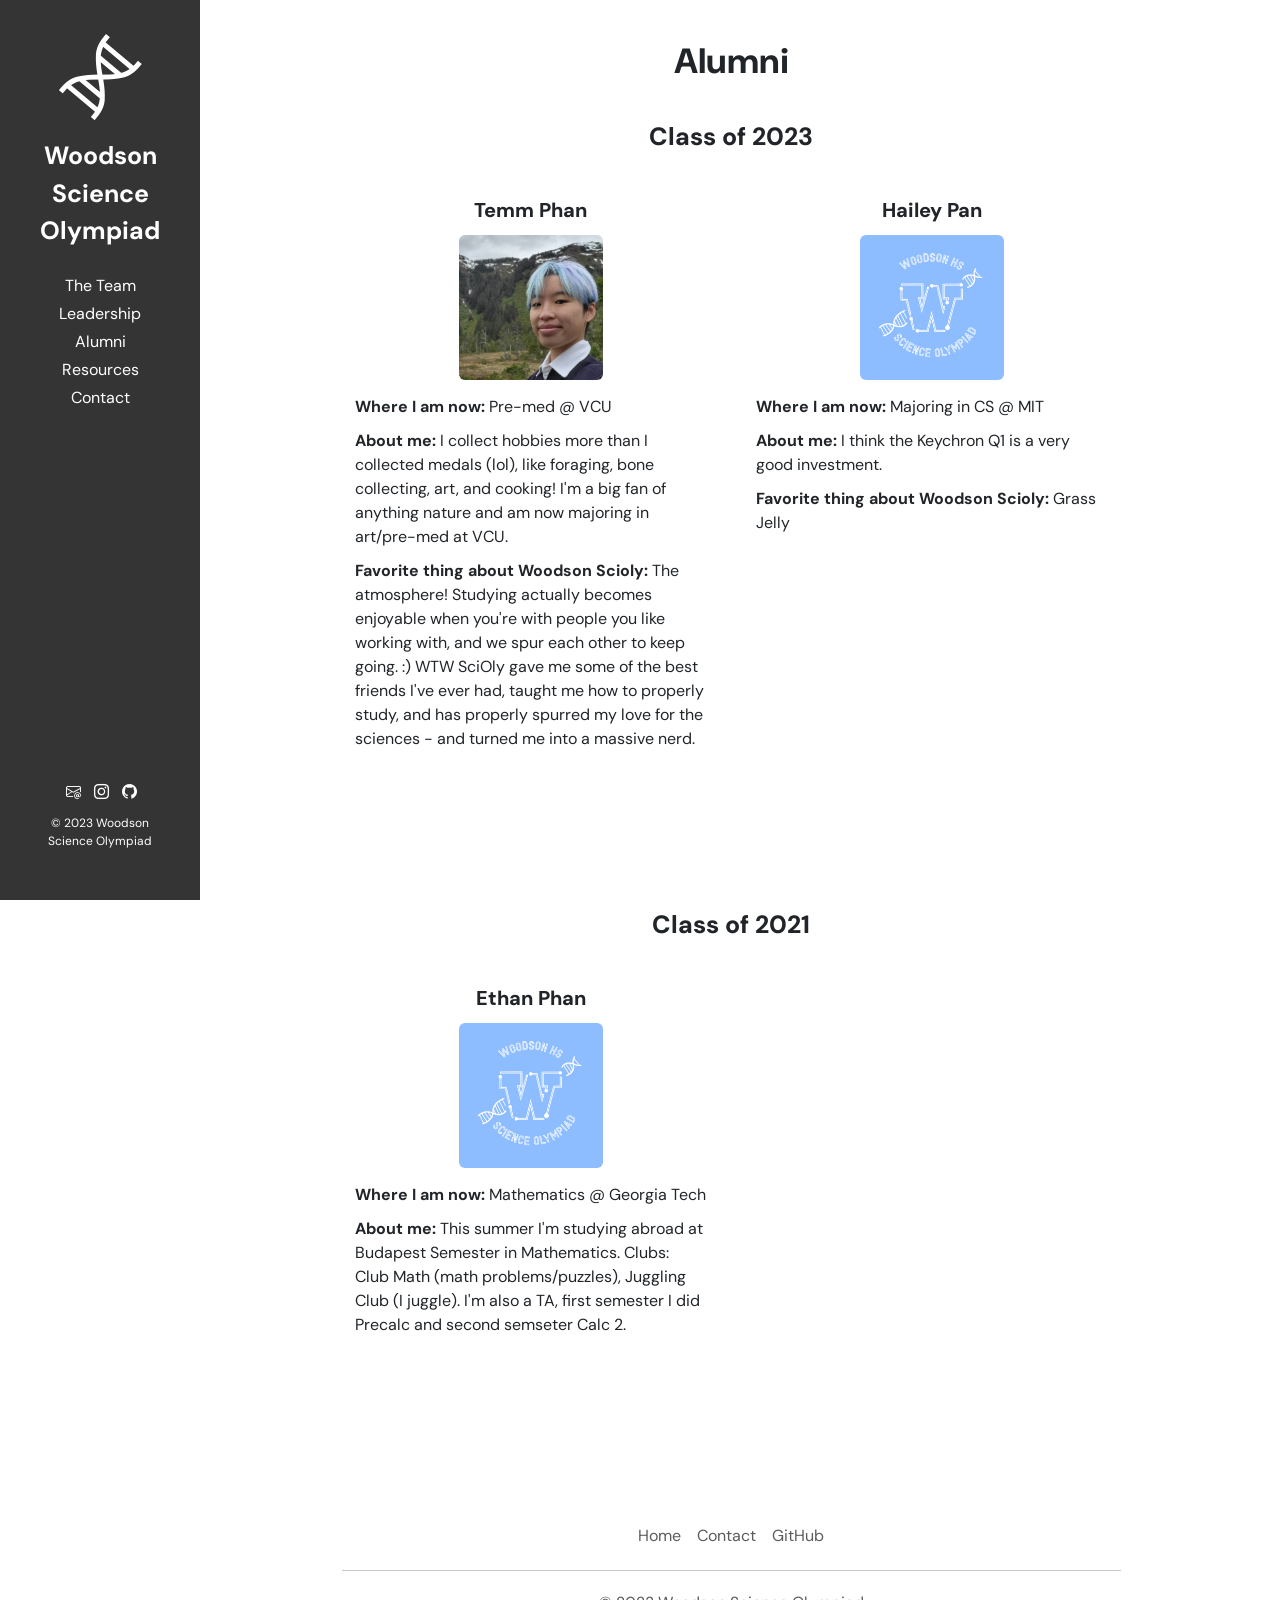
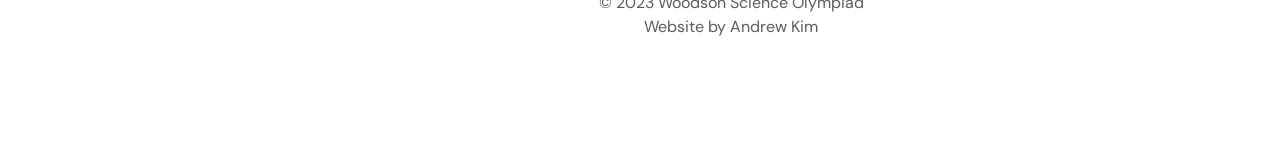
<file: woodsonscioly-draft/alumni.html>
<!DOCTYPE html>
<html lang="en">
<head>
    <meta charset="UTF-8">
    <meta http-equiv="X-UA-Compatible" content="IE=edge">
    <meta name="viewport" content="width=device-width, initial-scale=1.0">
    <title>Woodson Scioly</title>
    <link rel="icon" type="image/x-icon" href="./images/genetics-rotated.png">

    <!-- Styling -->
    <link rel="stylesheet" href="./css/style.css">
    <link rel="stylesheet" href="./css/index.css">
    <link rel="stylesheet" href="./css/queries.css">
    <link href="https://cdn.jsdelivr.net/npm/bootstrap@5.2.0-beta1/dist/css/bootstrap.min.css" rel="stylesheet" integrity="sha384-0evHe/X+R7YkIZDRvuzKMRqM+OrBnVFBL6DOitfPri4tjfHxaWutUpFmBp4vmVor" crossorigin="anonymous">

    <!-- Fonts -->
    <link rel="preconnect" href="https://fonts.googleapis.com">
    <link rel="preconnect" href="https://fonts.gstatic.com" crossorigin>
    <link href="https://fonts.googleapis.com/css2?family=DM+Sans&display=swap" rel="stylesheet">

    <!-- Icons -->
    <link rel="stylesheet" href="https://cdn.jsdelivr.net/npm/bootstrap-icons@1.10.5/font/bootstrap-icons.css">
    <link rel="stylesheet" href="https://fonts.googleapis.com/css2?family=Material+Symbols+Outlined:opsz,wght,FILL,GRAD@20..48,100..700,0..1,-50..200" />
</head>

<body>
    <!-- -------------------- BIG NAVBAR -------------------- -->
    <div class="sidenav d-none d-md-block" id="navbar-big">
        <a href="./index.html" class="nav-link big-link" id="navbar-big-main">
            <span class="material-symbols-outlined" id="navbar-big-icon">genetics</span>
            Woodson Science Olympiad
        </a>
        <ul class="navbar-nav">
            <li class=""><a class="nav-link" href="./team.html">The Team</a></li>
            <li class=""><a class="nav-link" href="./leadership.html">Leadership</a></li>
            <li class=""><a class="nav-link" href="./alumni.html">Alumni</a></li>
            <li class=""><a class="nav-link" href="./resources.html">Resources</a></li>
            <li class=""><a class="nav-link" href="./contact.html">Contact</a></li>
        </ul>
        
        <div class="navbar-footer">
            <div class="navbar-link-container">
                <a href="mailto:wtwscienceolympiad@gmail.com" class="navbar-action-icon"><i class="bi bi-envelope-at"></i></a>
                <a href="https://www.instagram.com/wtwscienceolympiad/" class="navbar-action-icon"><i class="bi bi-instagram"></i></a>
                <a href="https://www.github.com/i30101/woodsonscioly" class="navbar-action-icon"><i class="bi bi-github"></i></a>
            </div>
            <div>© 2023 Woodson Science Olympiad</div>
        </div>
    </div>


    <!-- -------------------- SMALL NAVBAR -------------------- -->
    <nav class="navbar navbar-expand-lg d-md-none" id="navbar-little">
        <div class="container-fluid">
        <span class="material-symbols-outlined" id="navbar-small-icon">genetics</span>
        <a class="navbar-brand" id="navbar-small-main" href="./index.html">Woodson Scioly</a>
        <button class="navbar-toggler" type="button" data-bs-toggle="collapse" data-bs-target="#navbarSupportedContent" aria-controls="navbarSupportedContent" aria-expanded="false" aria-label="Toggle navigation">
            <span class="material-symbols-outlined" id="toggler-icon">menu</span>
        </button>
        <div class="collapse navbar-collapse" id="navbarSupportedContent">
            <ul class="navbar-nav me-auto mb-2 mb-lg-0">
                <li class="nav-item"><a class="nav-link small-link" href="./team.html">The Team</a></li>
                <li class="nav-item"><a class="nav-link small-link" href="./leadership.html">Leadership</a></li>
                <li class="nav-item"><a class="nav-link small-link" href="./alumni.html">Alumni</a></li>
                <li class="nav-item"><a class="nav-link small-link" href="./resources.html">Resources</a></li>
                <li class="nav-item"><a class="nav-link small-link" href="./contact.html">Contact</a></li>
            </ul>
        </div>
        </div>
    </nav>


    <!-- -------------------- MAIN CONTENT -------------------- -->
    <div class="row" id="main">
        <!-- Whitespace -->
        <div class="col-lg-1 d-none d-lg-block main-whitespace"></div>
        
        <!-- Main content -->
        <div class="col-xs-12 col-sm-12 col-md-12 col-lg-10">
            <div class="main-heading">Alumni</div>

            <div class="subheading">Class of 2023</div>
            <div class="row">
                <div class="col-xs-12 col-sm-12 col-md-6 col-lg-6 bio-box">
                    <div class="subsubheading">Temm Phan</div>
                    <img src="./images/temm.jpg" class="rounded mx-auto d-block bio-image">
                    <div class="text-box">
                        <div class="bio-text-box"><b>Where I am now: </b>Pre-med @ VCU</div>
                        <div class="bio-text-box"><b>About me: </b>I collect hobbies more than I collected medals (lol), like foraging, bone collecting, art, and cooking! I'm a big fan of anything nature and am now majoring in art/pre-med at VCU.</div>
                        <div class="bio-text-box"><b>Favorite thing about Woodson Scioly: </b>The atmosphere! Studying actually becomes enjoyable when you're with people you like working with, and we spur each other to keep going. :) WTW SciOly gave me some of the best friends I've ever had, taught me how to properly study, and has properly spurred my love for the sciences - and turned me into a massive nerd.</div>
                    </div>
                </div>

                <div class="col-xs-12 col-sm-12 col-md-6 col-lg-6 bio-box">
                    <div class="subsubheading">Hailey Pan</div>
                    <img src="./images/logo-full.png" class="rounded mx-auto d-block bio-image">
                    <div class="text-box">
                        <div class="bio-text-box"><b>Where I am now: </b>Majoring in CS @ MIT</div>
                        <div class="bio-text-box"><b>About me: </b>I think the Keychron Q1 is a very good investment.</div>
                        <div class="bio-text-box"><b>Favorite thing about Woodson Scioly: </b>Grass Jelly</div>
                    </div>
                </div>
            </div>

            <div class="subheading">Class of 2021</div>
            <div class="row">
                <div class="col-xs-12 col-sm-12 col-md-6 col-lg-6 bio-box">
                    <div class="subsubheading">Ethan Phan</div>
                    <img src="./images/logo-full.png" class="rounded mx-auto d-block bio-image">
                    <div class="text-box">
                        <div class="bio-text-box"><b>Where I am now: </b>Mathematics @ Georgia Tech</div>
                        <div class="bio-text-box"><b>About me: </b>This summer I'm studying abroad at Budapest Semester in Mathematics. Clubs: Club Math (math problems/puzzles), Juggling Club (I juggle). I'm also a TA, first semester I did Precalc and second semseter Calc 2.
                        </div>
                    </div>
                </div>

                <!-- <div class="col-xs-12 col-sm-12 col-md-6 col-lg-6 bio-box">
                    <div class="subsubheading">[NAME]</div>
                    <img src="./images/logo-full.png" class="rounded mx-auto d-block bio-image">
                    <div class="text-box">
                        <div class="bio-text-box"><b>Where I am now: </b>[INSERT]</div>
                        <div class="bio-text-box"><b>About me: </b>Lorem ipsum dolor, sit amet consectetur adipisicing elit. Ipsa quae, atque ex, quam voluptatibus laboriosam quo incidunt tempora labore natus distinctio porro libero, illum consequatur. Excepturi, nam! Reiciendis, expedita ab!</div>
                        <div class="bio-text-box"><b>Favorite thing about Woodson Scioly: </b>Lorem ipsum dolor, sit amet consectetur adipisicing elit. Iste molestiae fuga vitae qui deserunt maiores ea corrupti perferendis labore. Enim facilis molestias hic nisi placeat minus voluptas est maxime quo?</div>
                    </div>
                </div> -->
            </div>

            <!-- Footer -->
            <footer class="py-3 my-4" id="footer-sub">
                <ul class="nav justify-content-center pb-3 mb-3" id="footer-items">
                    <li class="nav-item"><a href="./index.html" class="nav-link px-2 text-muted">Home</a></li>
                    <li class="nav-tiem"><a href="./contact.html" class="nav-link px-2 text-muted">Contact</a></li>
                    <li class="nav-item"><a href="https://github.com/i30101/woodsonscioly.git" class="nav-link px-2 text-muted">GitHub</a></li>
                </ul>
                <hr/>
                <p class="text-center text-muted" id="copyright">© 2023 Woodson Science Olympiad <br> Website by Andrew Kim</p>
            </footer>
        </div>
        
        <!-- Whitespace -->
        <div class="col-lg-1 d-none d-lg-block main-whitespace"></div>
    </div>

    <script src="https://ajax.googleapis.com/ajax/libs/jquery/3.6.0/jquery.min.js"></script>
    <script src="https://cdn.jsdelivr.net/npm/bootstrap@5.2.0-beta1/dist/js/bootstrap.bundle.min.js" integrity="sha384-pprn3073KE6tl6bjs2QrFaJGz5/SUsLqktiwsUTF55Jfv3qYSDhgCecCxMW52nD2" crossorigin="anonymous"></script>
</body>
</html>
</file>
<file: SFT-2023/public/css/style.css>
* {
    box-sizing: border-box;
}

/* General styles */
nav {
    font-family: 'JetBrains Mono', monospace;
}

body {
    margin: 0;
}

#icon {
    margin-left: 20px;
}

.nav-link {
    margin: 20px;
}

#page-title {
    color: white;
    font-weight: 900;
    margin: 20px;
    max-width: 100%;
}

#page-subtitle {
    font-size: 25px;
    font-weight: 600;
}


#intro-titlebox {
    padding: 30px !important;
    position: absolute;
    top: 50%;
    left: 50%;
    -ms-transform: translate(-50%, -50%);
    transform: translate(-50%, -50%);
    text-align: center;
}


/* Body styles */
.section-body {
    margin: 80px auto 0 auto;
    padding: 20px;
}

.section-title {
    margin: 40px auto 20px auto;
    font-family: 'JetBrains Mono', monospace;
    font-weight: 800;
    font-size: 35px;
    text-align: center;
}

.section-subtitle {
    margin: 10px auto 5px auto;
    font-family: 'JetBrains Mono', monospace;
    text-align: center;
    font-weight: 600;
    font-size: 25px;
}

.section-text {
    margin: auto;
    padding: 5px 40px;
    font-family: 'Barlow', sans-serif;
}

#footer {
    margin-top: 100px;
}

/* Medium */
@media (min-width: 992px) {
    #page-title {
        font-size: 80px;
    }
}

/* Small */
@media (min-width: 768px) and (max-width: 991px) {
    #page-title {
        font-size: 40px;
    }
}

/* Extra small */
@media (max-width: 767px) {
    #page-title {
        font-size: 40px;
    }
}
</file>
<file: SFT-2023/public/css/index.css>
/* Intro page styles */
#intro-section {
    position: relative;
    margin: 0;
    padding: 0;
    max-width: none;
    width: 100%;
    height: 1000px;
    background: url("../assets/poppies.png") #2a5555 no-repeat center center scroll;
    background-size: cover;
    font-family: 'JetBrains Mono', monospace;
    backdrop-filter: blur(10px);
}

.intro-box {
    margin: 20px;
}

#steps {
    margin: 0 auto 200px auto;
}

#intro-upload, #intro-upload:hover, #intro-upload:active, #intro-upload:disabled {
    margin: 10px;
    width: 200px;
    height: 80px;
    background-color: #2a5555;
    opacity: 0.9;
    color: white;
    font-size: 20px;
}

/* Other styles */
.big-icon {
    color: #e76f51;
    font-size: 80px !important;
    text-align: center !important;
    margin-top: 40px;
}
</file>
<file: woodsonscioly-draft/css/style.css>
* {
    box-sizing: border-box;
    font-family: 'DM Sans', sans-serif;
}

body {
    background-color: black;
    max-width: 100%;
    overflow-x: hidden;
}

/* -------------------- BIG NAVBAR STYLES -------------------- */
#navbar-big {
    padding: 35px 35px 35px 35px;

    width: 200px;
    height: 100%;
    
    position: fixed;
    z-index: 1;
    top: 0;
    left: 0;
    background-color: #343434;
    overflow-x: hidden;
}

.nav-link {
    text-decoration: none;
    font-size: 18px;
    color: white;
    display: block;
}

.nav-link:hover {
    color: white;
    text-decoration: underline;
}

#navbar-big-main {
    margin-bottom: 20px;
    font-size: 25px;
    font-weight: bold;
}

#navbar-big-icon {
    margin-bottom: 20px;

    width: 100%;

    color: white;
    font-size: 80px;
    text-align: center;
    transform: rotate(40deg);
}

.navbar-footer {
    margin-top: calc(100vh - 530px);
    
    color: white;
    font-size: 12px;
    text-align: center;
}

.navbar-link-container {
    margin-bottom: 10px;
    padding-left: 12px;
}

.navbar-action-icon, .navbar-action-icon:active, .navbar-action-icon:hover {
    margin-right: 10px;
    font-size: 15px;
    color: white !important;
}

#mail-icon {
    position: relative;
    top: 6px !important;
    font-size: 22px;
    font-weight: 300;

}



/* -------------------- SMALL NAVBAR STYLES -------------------- */
.navbar {
    background-color: #343434;
    padding: 12px !important;
}

#navbar-small-main, .nav-link {
    color: white !important;
    text-align: center;
}

#toggler-icon {
    color: white !important;
    font-size: 30px;
    border: none !important
}

.navbar-toggler {
    border: none !important;
}

#navbar-small-icon {
    margin-right: 20px;

    color: white;
    font-size: 25px;
    text-align: center;
    transform: rotate(40deg);
}








/* -------------------- MAIN BODY STYLES -------------------- */
#main {
    padding: 50px;
}

.main-image {
    width: 600px;
    margin: 10px 0;
}

.text-box {
    margin-bottom: 60px !important;
    padding: 5px;
    font-size: 16px;
}

hr {
    margin: 20px 0 20px 0 !important;
}

.body-icon {
    margin: 0;
    padding: 0;

    width: 100%;

    font-size: 60px !important;
    text-align: center !important;
}

.document-space {
    height: 100px;
}






/* -------------------- HEADINGS -------------------- */
.main-heading {
    margin-bottom: 10px;
    padding: 10px;
    
    font-size: 35px;
    font-weight: 800;
    text-align: center;
}

.subheading {
    margin-top: 0px;
    padding: 10px;

    font-size: 25px;
    font-weight: 800;
    text-align: center;
}

.subsubheading {
    padding: 10px;

    font-size: 20px;
    font-weight: 800;
    text-align: center;
}






/* -------------------- BOX STYLES -------------------- */
.bio-box {
    margin-bottom: 50px;
}

.bio-image {
    width: 40%;
    margin-bottom: 10px;
}

.bio-text-box {
    margin-bottom: 10px;
}

.fancy-box-container {
    margin: 10px 0 0 0 !important;
    padding: 0;
}

.fancy-box {
    padding: 20px !important;
    border-radius: 8px;
    margin-bottom: 40px !important;
}



/* -------------------- FOOTER STYLES -------------------- */
#main-footer {
    margin: 100px 0 0 0 !important;
    padding: 50px 0 0 0  !important;
}

#footer-items {
    padding: 0 !important;
}
</file>
<file: woodsonscioly-draft/css/index.css>
/* -------------------- INTRO -------------------- */
#intro {
    text-align: center;
    background-color: black;
}

#canvas {
    margin: 0;
    padding: 0;
}

#canvas-overlay {
    padding: 0 !important;
    color: white;
    position: absolute;
}

#intro-subheading {
    font-size: 25px;
}

#intro-heading {
    font-size: 60px;
    font-weight: 800;
    line-height: 100%;
}

#intro-details {
    font-size: 20px;
}

#intro-link, #intro-link:active {
    padding: 15px;
    border: 2px solid white;
    transition: background-color 0.5s ease;
    color: white;
    text-decoration: none;
}

#intro-link:hover {
    background-color: white !important;
    color: black;
}

.small-br {
    height: 10px;
}

.large-br {
    height: 30px;
}



#main {
    padding-top: 25px !important;
}


/* -------------------- WHAT IS SCIOLY -------------------- */

#events-box {
    background-image: linear-gradient(to bottom right, #60efff, #3f89ff);
}

#preparation-box {
    background-image: linear-gradient(to bottom right, #ffa83e, #ff2d8c);
}

#competition-box {
    background-image: linear-gradient(to bottom right, #57ebde, #aefb2a);
}


/* -------------------- WHY COMPETE -------------------- */
#medals-box {
    /* background-image: linear-gradient(to bottom right, #fff95b, #ff930f); */
    background-image: linear-gradient(to bottom right, #60efff, #3f89ff);
}

#traveling-box {
    /* background-image: linear-gradient(to bottom right, #40c9ff, #e81cff); */
    background-image: linear-gradient(to bottom right, #ffa83e, #ff2d8c);
}

#fun-box {
    /* background-image: linear-gradient(to bottom right, #e9b7ce, #d3f3f1); */
    background-image: linear-gradient(to bottom right, #57ebde, #aefb2a);
}

.why-bullet {
    margin-bottom: 10px !important;
}


/* -------------------- QUOTES -------------------- */
.quote-box {
    background-color: lightgray;
    padding: 12px !important;
}

.quote-box:hover {
    background-image: linear-gradient(to bottom right, #9bafd9, #4266af);
}

.quote-box-container {
    margin: 0 !important;
    padding: 0;
}


#first-quote-container {
    margin-top: 10px !important;
}
</file>
<file: woodsonscioly-draft/css/queries.css>
/* -------------------- MEDIA QUERIES -------------------- */

/* Medium or larger */
@media (min-width: 768px) {
    #main, #intro {
        margin-left: 200px !important;
        width: calc(100vw - 217px) !important;
        max-width: none;
    }

    .nav-link {
        padding: 2px 0 !important;
    }

    .fancy-box, .contact-button {
        margin: 0 2% 4% 2% !important;
        width: 29.33% !important;
    }

    .bio-box {
        padding: 20px !important;
    }

    #babs {
        margin: 0 35.28% 4% 35.28% !important;
    }

    #canvas-overlay {
        left: 200px !important;
        width: calc(100vw - 217px);
        top: 40vh;
    }

    #carousel {
        width: 60%;
        margin-right: 20%;
        margin-left: 20%;
    }
}


/* Small or smaller */
@media (max-width: 767px) {
    body {
        margin-left: 0px !important;
    }

    #main {
        padding: 20px 5px 50px 5px;

        margin: 0;
        max-width: none;
    }

    .bio-box {
        padding: 0;
    }

    #canvas {
        position: relative;
        display: flex;
        justify-content: center;
        align-items: center;
    }

    #canvas-overlay {
        margin: 0;
        padding: 50px;

        margin-top: -35vh;
        margin-left: -95vw;
        width: 100%;
    }

    .navbar-expanded + .canvas-overlay {
        margin-top: 65px;
    }

    #carousel {
        width: 100%;
    }
}
</file>
